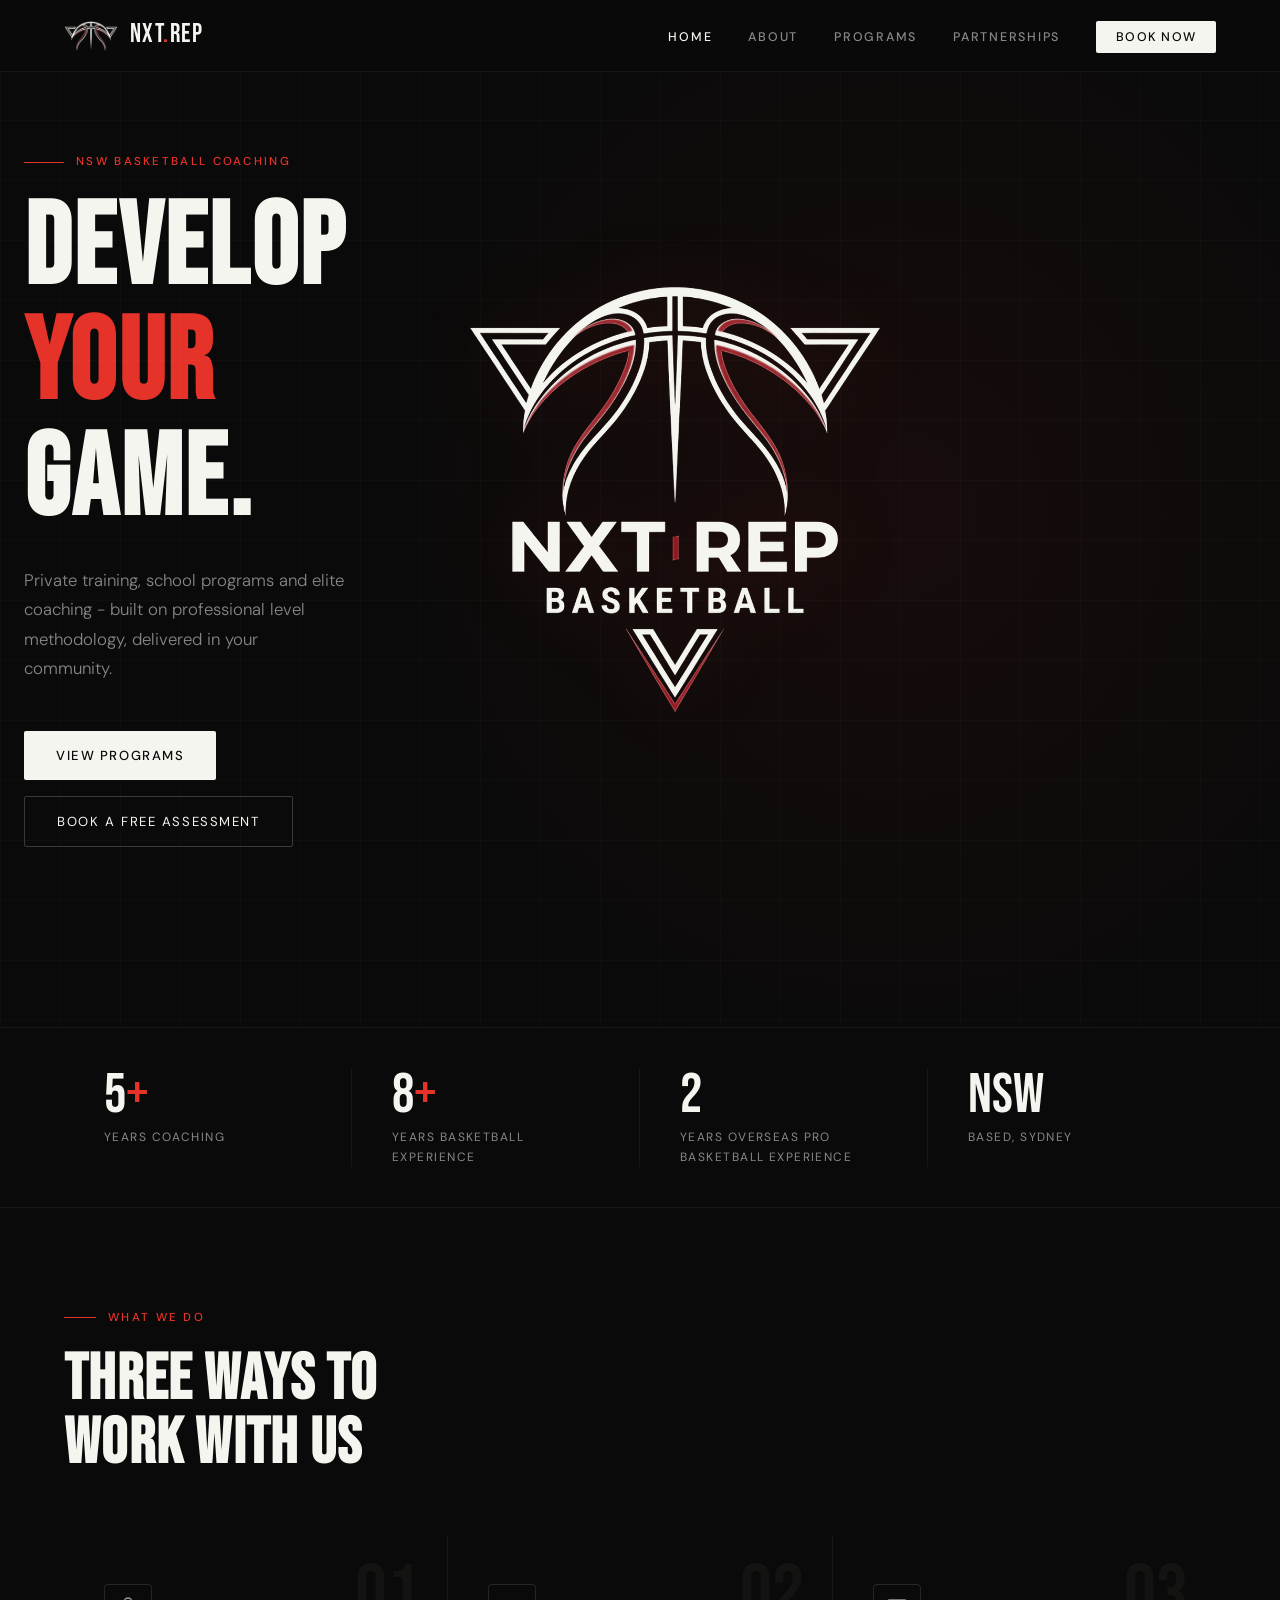
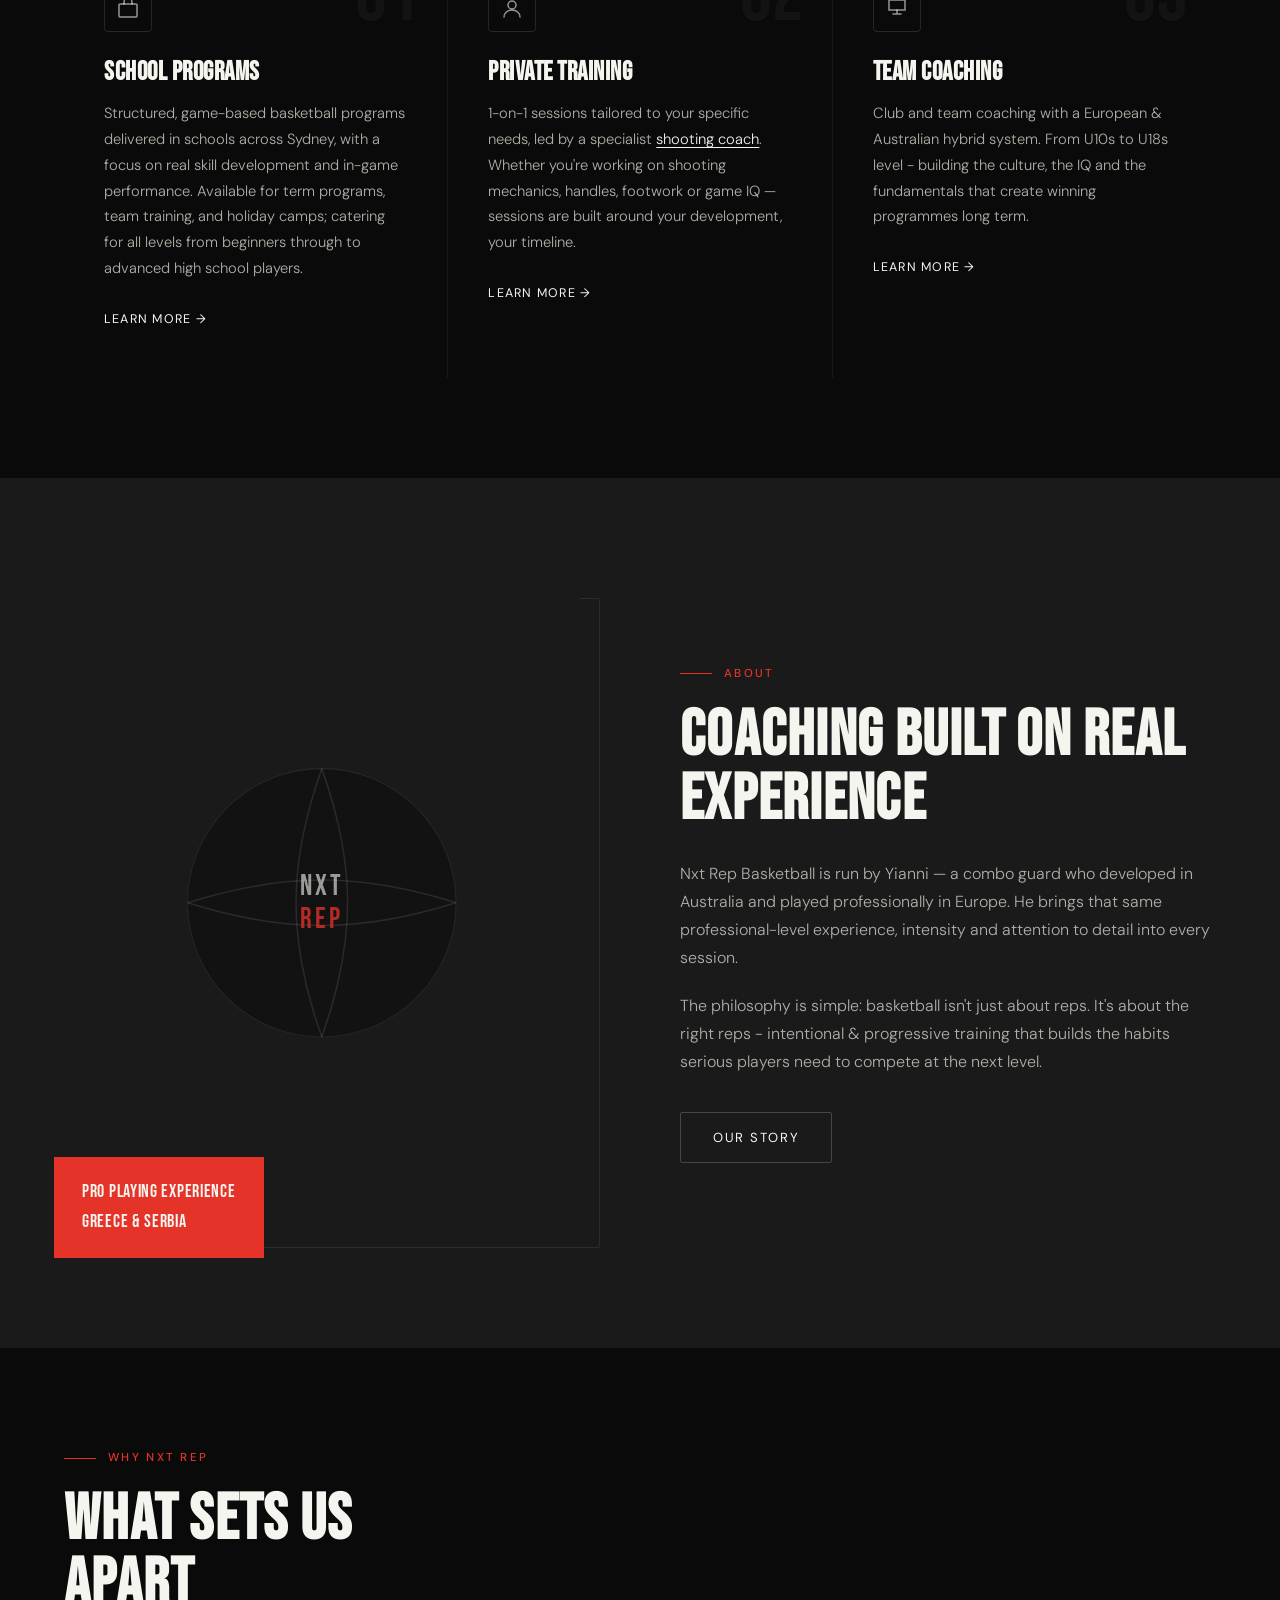
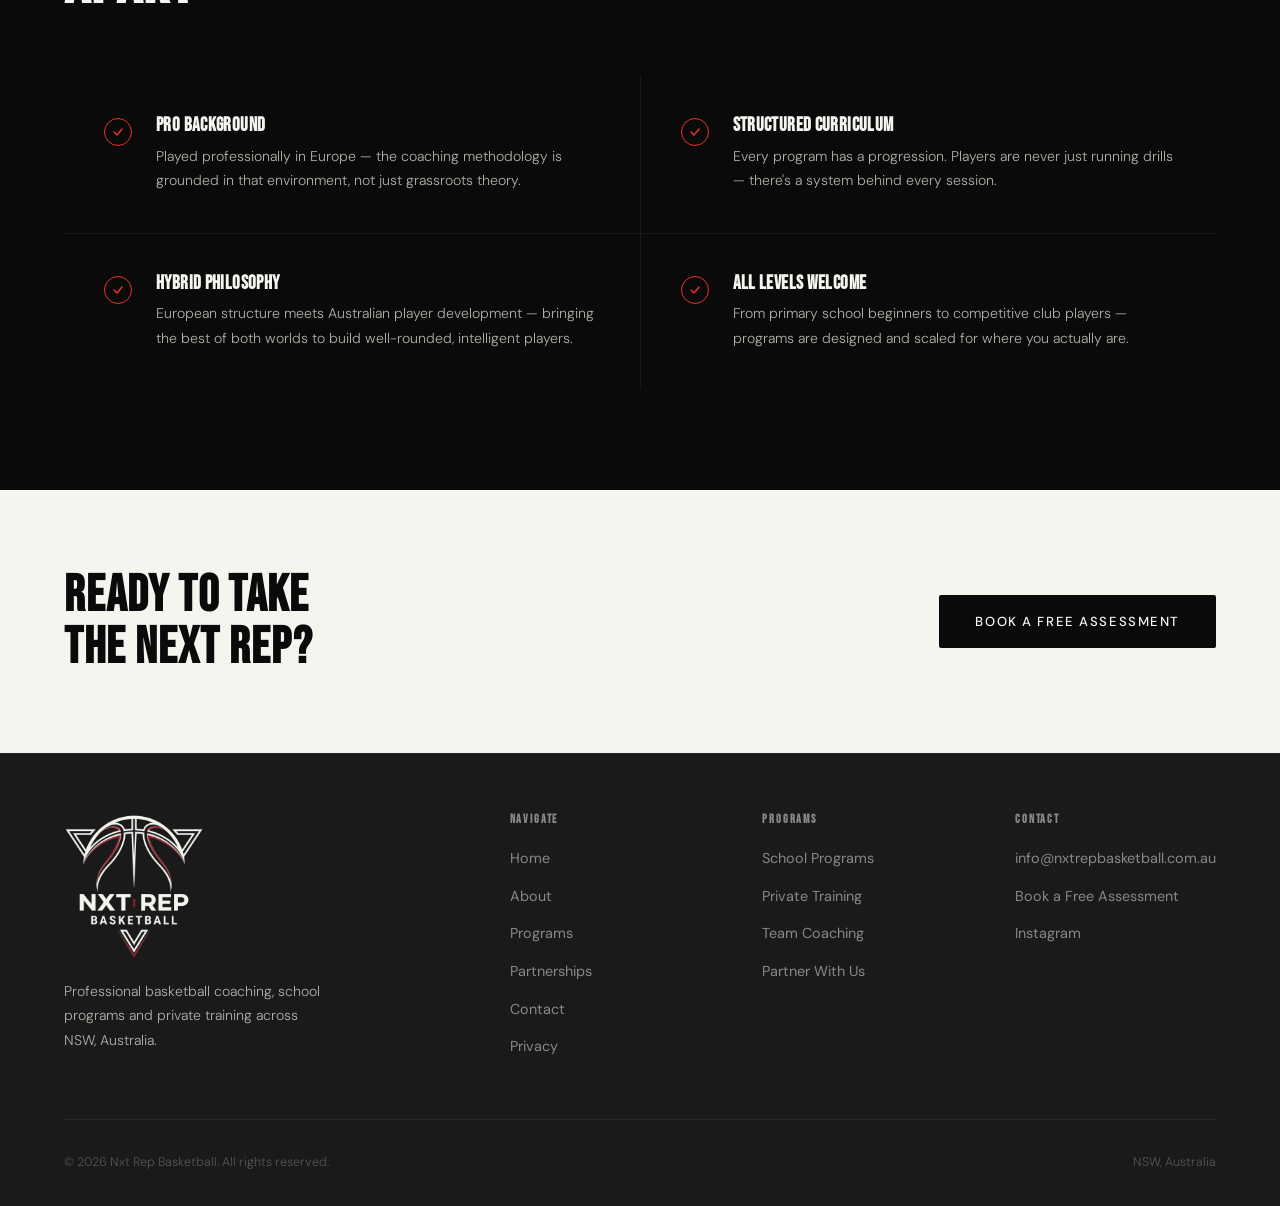
<file: index.html>
<!DOCTYPE html>
<html lang="en">
<head>
  <meta charset="UTF-8" />
  <meta name="viewport" content="width=device-width, initial-scale=1.0" />
  <meta name="description" content="Nxt Rep Basketball — School programs, private training and elite coaching in NSW, Australia. Develop your game with professional-level coaching." />
  <title>Nxt Rep Basketball | Develop Your Game</title>
  <link rel="icon" href="/favicon.ico" sizes="48x48" />
  <link rel="icon" type="image/png" sizes="32x32" href="/assets/icon-dark-32.png" media="(prefers-color-scheme: light)" />
  <link rel="icon" type="image/png" sizes="32x32" href="/assets/icon-light-32.png" media="(prefers-color-scheme: dark)" />
  <link rel="icon" type="image/png" sizes="192x192" href="/assets/icon-dark-192.png" />
  <link rel="apple-touch-icon" href="/apple-touch-icon.png" />
  <link rel="stylesheet" href="/style.css" />
  <!-- AUDIT: menu script moved to a shared external file. `defer` runs it after
       the HTML is parsed, so it can never run before the elements exist. -->
  <script src="/assets/site.js" defer></script>
</head>
<body>

<header>
  <div class="container nav-container">
    <a href="/" class="logo-link" aria-label="Nxt Rep Basketball home"><img src="/assets/logo-mark-light.png" alt="" class="logo-mark" width="54" height="30" /><span class="logo-text">NXT<span>.</span>REP</span></a>
    <nav>
      <ul>
        <li><a href="/" class="active">Home</a></li>
        <li><a href="/about">About</a></li>
        <li><a href="/programs">Programs</a></li>
        <li><a href="/partnerships">Partnerships</a></li>
        <li><a href="/assessment" class="nav-cta">Book Now</a></li>
      </ul>
    </nav>
    <!-- AUDIT: type="button" + aria-controls/aria-expanded so screen readers
         announce the menu state (site.js keeps aria-expanded in sync). -->
    <button type="button" class="hamburger" id="hamburger" aria-label="Open menu" aria-controls="mobileNav" aria-expanded="false">
      <span></span><span></span><span></span>
    </button>
  </div>
</header>

<!-- AUDIT: <div> → <nav aria-label> so assistive tech recognises it as navigation. -->
<nav class="mobile-nav" id="mobileNav" aria-label="Mobile">
  <a href="/">Home</a>
  <a href="/about">About</a>
  <a href="/programs">Programs</a>
  <a href="/partnerships">Partnerships</a>
  <a href="/assessment">Book Now</a>
</nav>

<main>
  <!-- HERO -->
  <section class="hero">
    <div class="hero-bg"></div>
    <div class="hero-grid-overlay"></div>
    <!-- AUDIT (bug fix): this grid was an inline style, which beats every CSS
         rule, so on phones the hero text was squeezed into half the screen
         width. Moved to .hero-inner in style.css with a one-column mobile rule. -->
    <div class="container hero-inner">
      <div class="hero-text">
        <img src="/assets/logo-light.png" alt="Nxt Rep Basketball" class="hero-logo-mobile" width="800" height="828" />
        <p class="hero-eyebrow">NSW Basketball Coaching</p>
        <h1>DEVELOP<br><em>YOUR</em><br>GAME.</h1>
        <p class="hero-sub">Private training, school programs and elite coaching - built on professional level methodology, delivered in your community.</p>
        <div class="hero-actions">
          <a href="/programs" class="btn-primary">View Programs</a>
          <a href="/assessment" class="btn-outline">Book a Free Assessment</a>
        </div>
      </div>
      <div class="hero-visual">
        <div class="hero-ball-wrap">
          <!-- AUDIT: alt="" here because the mobile logo above already carries the
               name; screen readers otherwise announce "Nxt Rep Basketball" twice. -->
          <img src="/assets/logo-light.png" alt="" width="800" height="828" fetchpriority="high" />
        </div>
      </div>
    </div>
  </section>

  <!-- STATS -->
  <div class="stats-bar">
    <div class="container">
      <div class="stats-grid">
        <div class="stat">
          <div class="stat-num">5<span>+</span></div>
          <div class="stat-label">Years coaching</div>
        </div>
        <div class="stat">
          <div class="stat-num">8<span>+</span></div>
          <div class="stat-label">Years Basketball Experience</div>
        </div>
        <div class="stat">
          <div class="stat-num">2</div>
          <div class="stat-label">Years Overseas Pro Basketball Experience</div>
        </div>
        <div class="stat">
          <div class="stat-num">NSW</div>
          <div class="stat-label">Based, Sydney</div>
        </div>
      </div>
    </div>
  </div>

  <!-- SERVICES -->
  <section>
    <div class="container">
      <p class="section-tag">What We Do</p>
      <h2>THREE WAYS TO<br>WORK WITH US</h2>
      <div class="services-grid">
        <!-- School Programs -->
        <div class="service-card">
          <div class="service-num">01</div>
          <div class="service-icon">
            <svg width="22" height="22" viewBox="0 0 22 22" fill="none" stroke="rgba(245,245,240,0.6)" stroke-width="1.5" stroke-linecap="round">
              <rect x="2" y="7" width="18" height="13" rx="1"/>
              <path d="M7 7V5a4 4 0 018 0v2"/>
            </svg>
          </div>
          <h3>SCHOOL PROGRAMS</h3>
          <p>Structured, game-based basketball programs delivered in schools across Sydney, with a focus on real skill development and in-game performance. Available for term programs, team training, and holiday camps; catering for all levels from beginners through to advanced high school players.</p>
          <a href="/programs" class="service-link">Learn more →</a>
        </div>
        <!-- Private Training -->
        <div class="service-card">
          <div class="service-num">02</div>
          <div class="service-icon">
            <svg width="22" height="22" viewBox="0 0 22 22" fill="none" stroke="rgba(245,245,240,0.6)" stroke-width="1.5" stroke-linecap="round">
              <circle cx="11" cy="8" r="4"/>
              <path d="M3 20c0-4 3.6-7 8-7s8 3 8 7"/>
            </svg>
          </div>
          <h3>PRIVATE TRAINING</h3>
          <p>1-on-1 sessions tailored to your specific needs, led by a specialist <a href="/programs#shooting" class="inline-link">shooting coach</a>. Whether you're working on shooting mechanics, handles, footwork or game IQ — sessions are built around your development, your timeline.</p>
          <a href="/programs" class="service-link">Learn more →</a>
        </div>
        <!-- Coaching -->
        <div class="service-card">
          <div class="service-num">03</div>
          <div class="service-icon">
            <svg width="22" height="22" viewBox="0 0 22 22" fill="none" stroke="rgba(245,245,240,0.6)" stroke-width="1.5" stroke-linecap="round">
              <path d="M3 3h16v10H3z"/>
              <path d="M7 17h8M11 13v4"/>
            </svg>
          </div>
          <h3>TEAM COACHING</h3>
          <p>Club and team coaching with a European & Australian hybrid system. From U10s to U18s level - building the culture, the IQ and the fundamentals that create winning programmes long term.</p>
          <a href="/programs" class="service-link">Learn more →</a>
        </div>
      </div>
    </div>
  </section>

  <!-- ABOUT SPLIT -->
  <!-- AUDIT: removed inline padding:100px 0. It duplicated the default section
       padding and blocked any smaller mobile padding. -->
  <section class="section-grey">
    <div class="container">
      <div class="about-split">
        <div class="about-visual">
          <div class="about-bg-rect"></div>
          <div class="about-main-rect">
            <svg class="about-ball-svg" viewBox="0 0 300 300" xmlns="http://www.w3.org/2000/svg">
              <circle cx="150" cy="150" r="130" fill="#111" stroke="rgba(245,245,240,0.08)" stroke-width="1"/>
              <path d="M150 20 Q175 90 175 150 Q175 210 150 280" fill="none" stroke="rgba(245,245,240,0.12)" stroke-width="1.5"/>
              <path d="M150 20 Q125 90 125 150 Q125 210 150 280" fill="none" stroke="rgba(245,245,240,0.12)" stroke-width="1.5"/>
              <path d="M20 150 Q90 128 150 128 Q210 128 280 150" fill="none" stroke="rgba(245,245,240,0.12)" stroke-width="1.5"/>
              <path d="M20 150 Q90 172 150 172 Q210 172 280 150" fill="none" stroke="rgba(245,245,240,0.12)" stroke-width="1.5"/>
              <text x="150" y="142" text-anchor="middle" font-family="'Bebas Neue', sans-serif" font-size="28" letter-spacing="3" fill="rgba(245,245,240,0.7)">NXT</text>
              <text x="150" y="174" text-anchor="middle" font-family="'Bebas Neue', sans-serif" font-size="28" letter-spacing="3" fill="rgba(230,51,41,0.9)">REP</text>
            </svg>
          </div>
          <div class="about-tag-box">
            <p>Pro playing experience<br>Greece &amp; Serbia</p>
          </div>
        </div>
        <div class="about-text">
          <p class="section-tag">About</p>
          <h2>COACHING BUILT ON REAL EXPERIENCE</h2>
          <p>Nxt Rep Basketball is run by Yianni — a combo guard who developed in Australia and played professionally in Europe. He brings that same professional-level experience, intensity and attention to detail into every session.</p>
          <p>The philosophy is simple: basketball isn't just about reps. It's about the right reps - intentional & progressive training that builds the habits serious players need to compete at the next level.</p>
          <a href="/about" class="btn-outline about-cta">Our Story</a>
        </div>
      </div>
    </div>
  </section>

  <!-- WHY US -->
  <section>
    <div class="container">
      <p class="section-tag">Why Nxt Rep</p>
      <h2>WHAT SETS US<br>APART</h2>
      <div class="why-grid">
        <div class="why-item">
          <div class="why-check"><svg viewBox="0 0 12 12" fill="none"><polyline points="2,6 5,9 10,3" stroke-width="1.5" stroke-linecap="round" stroke-linejoin="round"/></svg></div>
          <div>
            <h3>PRO BACKGROUND</h3>
            <p>Played professionally in Europe — the coaching methodology is grounded in that environment, not just grassroots theory.</p>
          </div>
        </div>
        <div class="why-item">
          <div class="why-check"><svg viewBox="0 0 12 12" fill="none"><polyline points="2,6 5,9 10,3" stroke-width="1.5" stroke-linecap="round" stroke-linejoin="round"/></svg></div>
          <div>
            <h3>STRUCTURED CURRICULUM</h3>
            <p>Every program has a progression. Players are never just running drills — there's a system behind every session.</p>
          </div>
        </div>
        <div class="why-item">
          <div class="why-check"><svg viewBox="0 0 12 12" fill="none"><polyline points="2,6 5,9 10,3" stroke-width="1.5" stroke-linecap="round" stroke-linejoin="round"/></svg></div>
          <div>
            <h3>HYBRID PHILOSOPHY</h3>
            <p>European structure meets Australian player development — bringing the best of both worlds to build well-rounded, intelligent players.</p>
          </div>
        </div>
        <div class="why-item">
          <div class="why-check"><svg viewBox="0 0 12 12" fill="none"><polyline points="2,6 5,9 10,3" stroke-width="1.5" stroke-linecap="round" stroke-linejoin="round"/></svg></div>
          <div>
            <h3>ALL LEVELS WELCOME</h3>
            <p>From primary school beginners to competitive club players — programs are designed and scaled for where you actually are.</p>
          </div>
        </div>
      </div>
    </div>
  </section>

  <!-- CTA BANNER -->
  <div class="cta-banner">
    <div class="container">
      <!-- AUDIT: removed inline color. .cta-banner h2 in style.css already sets it. -->
      <h2>READY TO TAKE<br>THE NEXT REP?</h2>
      <a href="/assessment" class="btn-black">Book a Free Assessment</a>
    </div>
  </div>
</main>

<footer>
  <div class="container">
    <div class="footer-grid">
      <div class="footer-brand">
        <img src="/assets/logo-light.png" alt="Nxt Rep Basketball" class="footer-logo" width="140" height="145" loading="lazy" />
        <p>Professional basketball coaching, school programs and private training across NSW, Australia.</p>
      </div>
      <div class="footer-col">
        <h4>Navigate</h4>
        <ul>
          <li><a href="/">Home</a></li>
          <li><a href="/about">About</a></li>
          <li><a href="/programs">Programs</a></li>
          <li><a href="/partnerships">Partnerships</a></li>
          <li><a href="/contact">Contact</a></li>
          <li><a href="/privacy">Privacy</a></li>
        </ul>
      </div>
      <div class="footer-col">
        <h4>Programs</h4>
        <ul>
          <li><a href="/programs">School Programs</a></li>
          <li><a href="/programs">Private Training</a></li>
          <li><a href="/programs">Team Coaching</a></li>
          <li><a href="/partnerships">Partner With Us</a></li>
        </ul>
      </div>
      <div class="footer-col">
        <h4>Contact</h4>
        <ul>
          <li><a href="mailto:info@nxtrepbasketball.com.au">info@nxtrepbasketball.com.au</a></li>
          <li><a href="/assessment">Book a Free Assessment</a></li>
          <!-- TODO: replace with the real profile URL. href="#" just jumps to the top of the page. -->
          <li><a href="#">Instagram</a></li>
        </ul>
      </div>
    </div>
    <div class="footer-bottom">
      <p>&copy; 2026 Nxt Rep Basketball. All rights reserved.</p>
      <p>NSW, Australia</p>
    </div>
  </div>
</footer>

<!-- AUDIT: inline menu script removed. It now lives in /assets/site.js (loaded in
     <head>) with null-checks, aria state, Escape-to-close and resize handling. -->
</body>
</html>
</file>
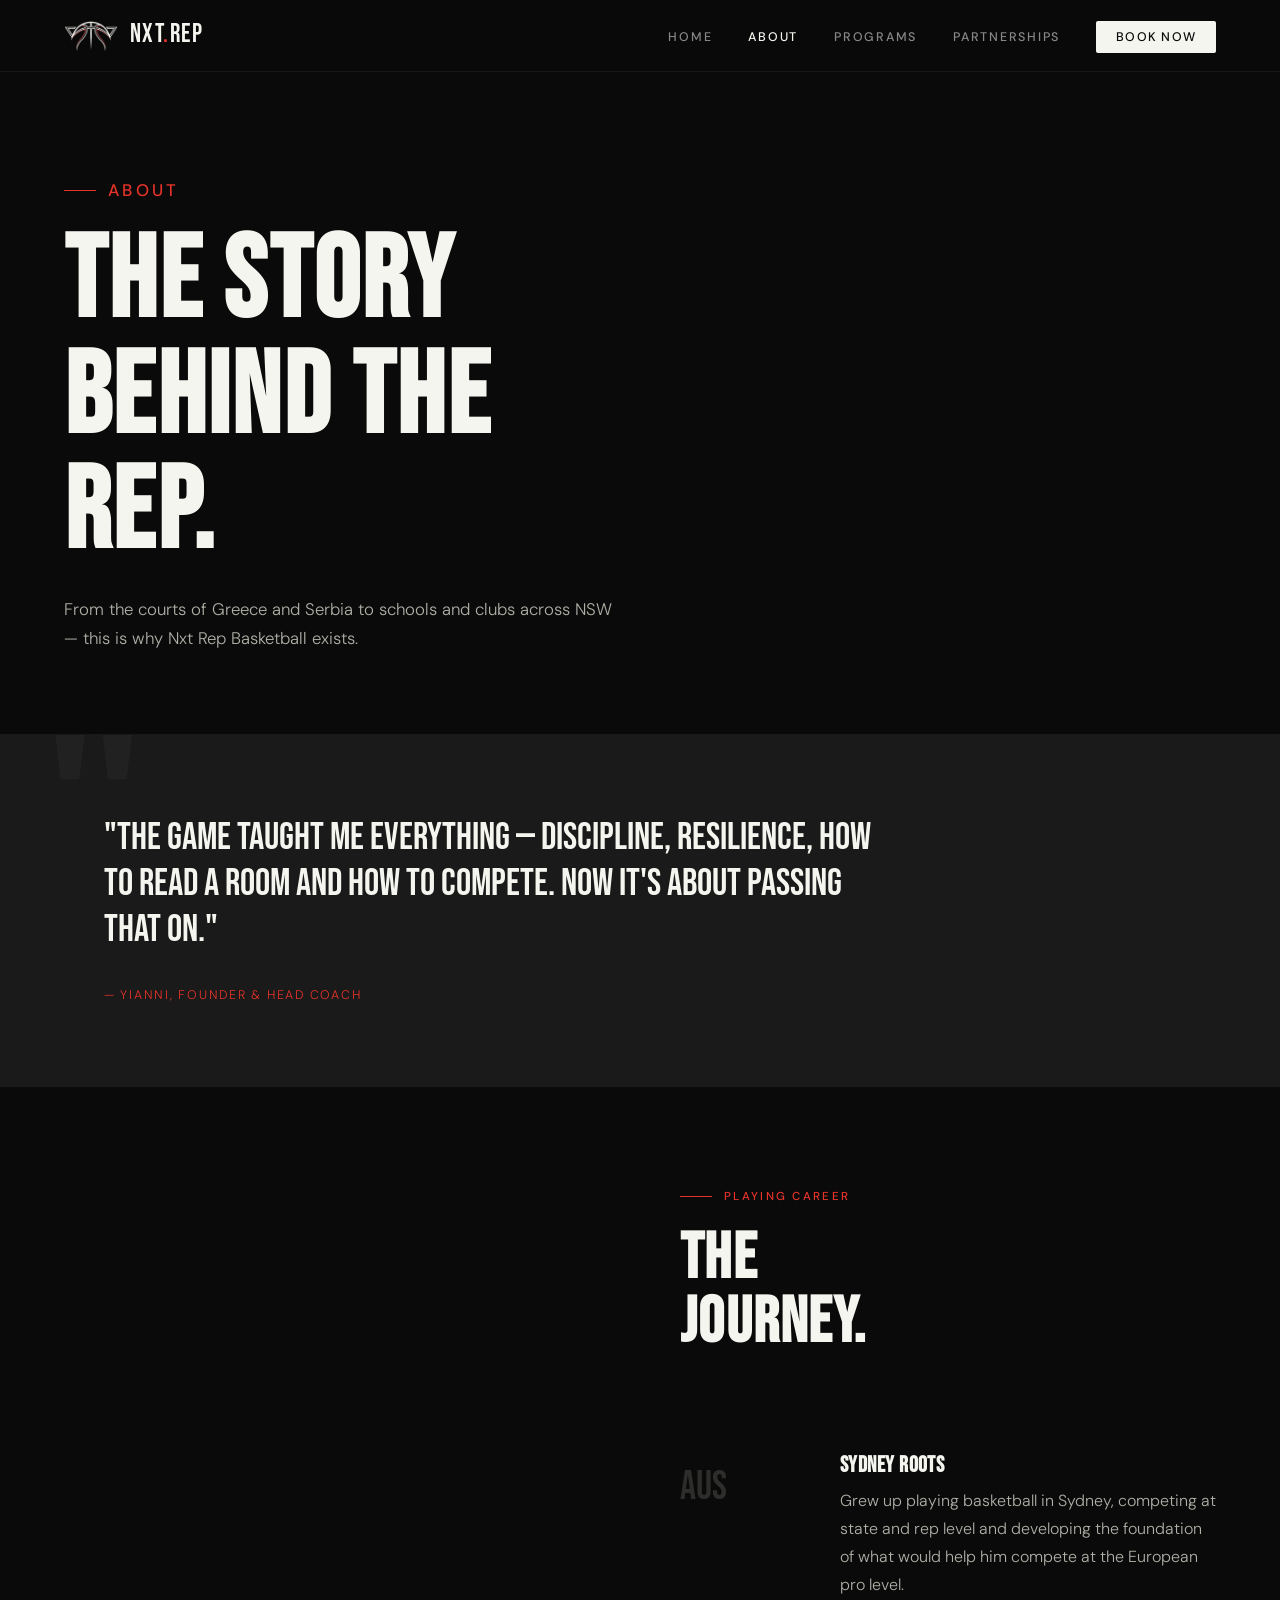
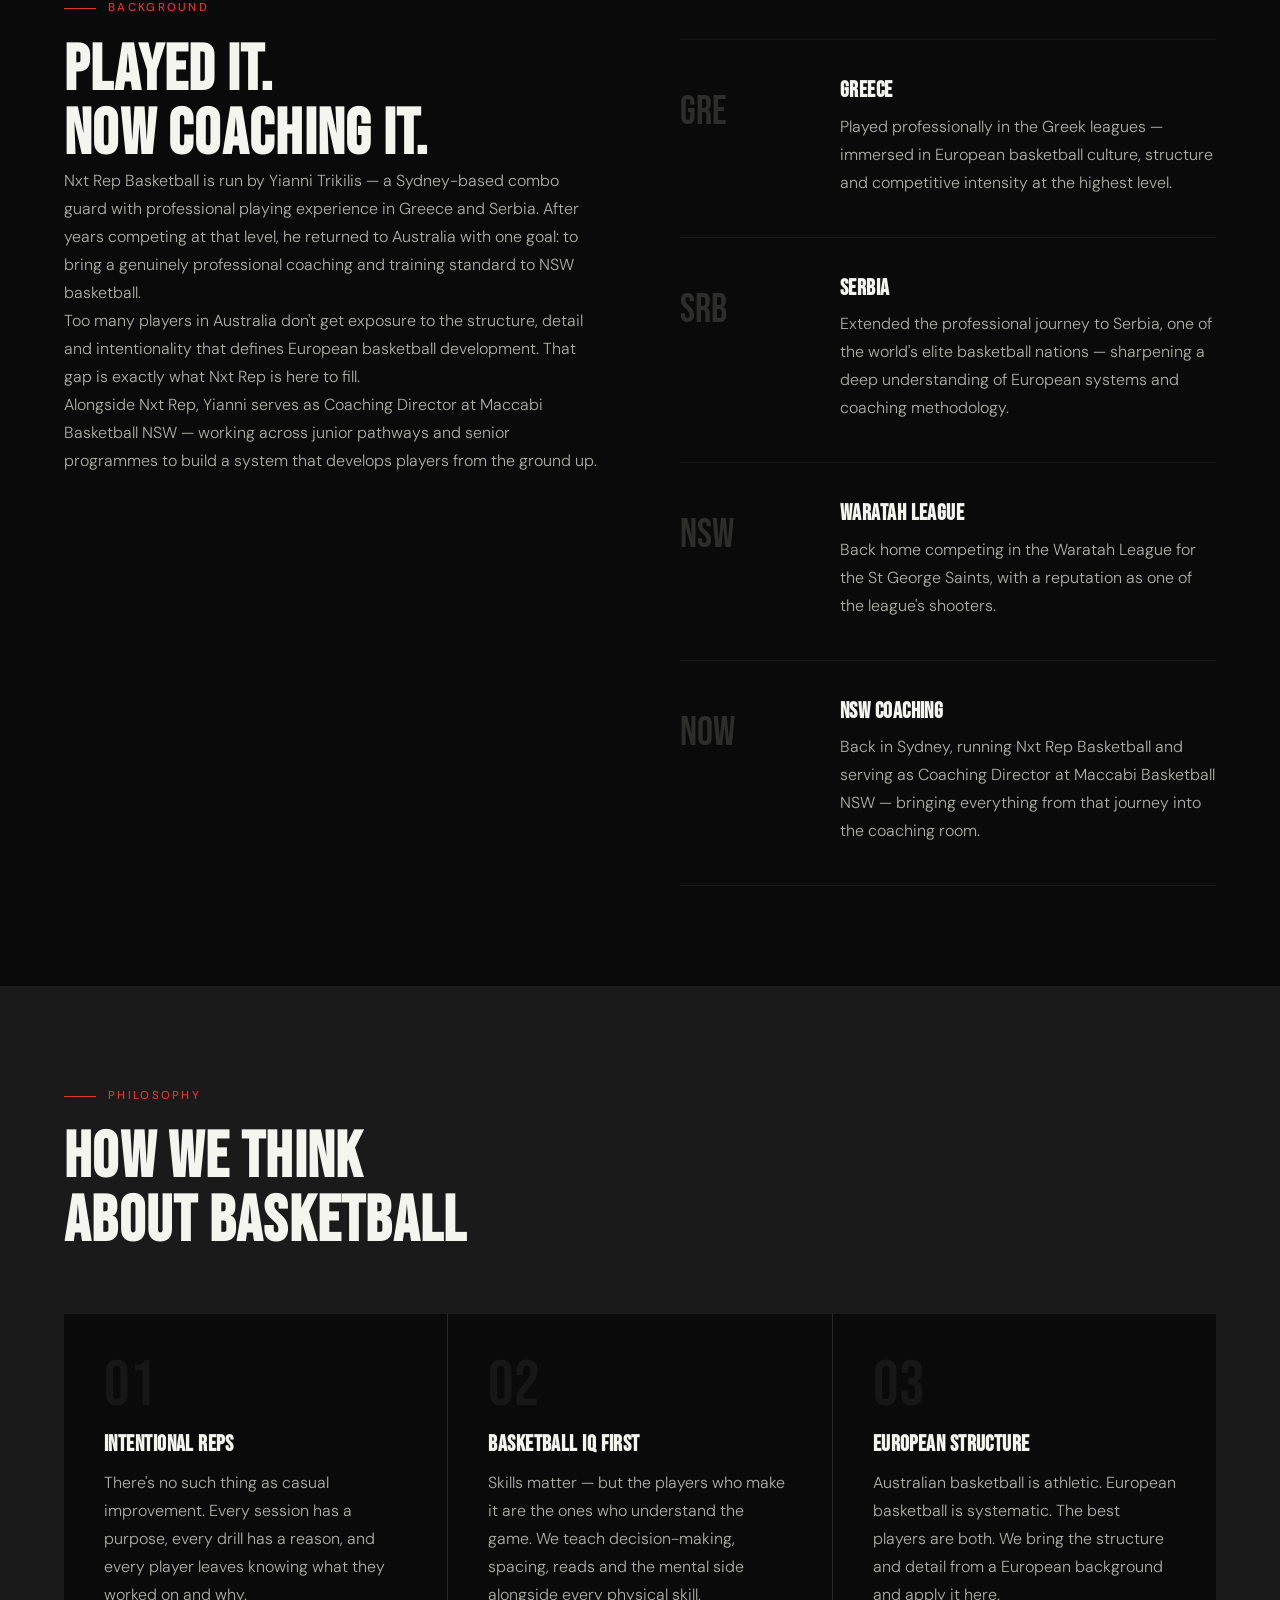
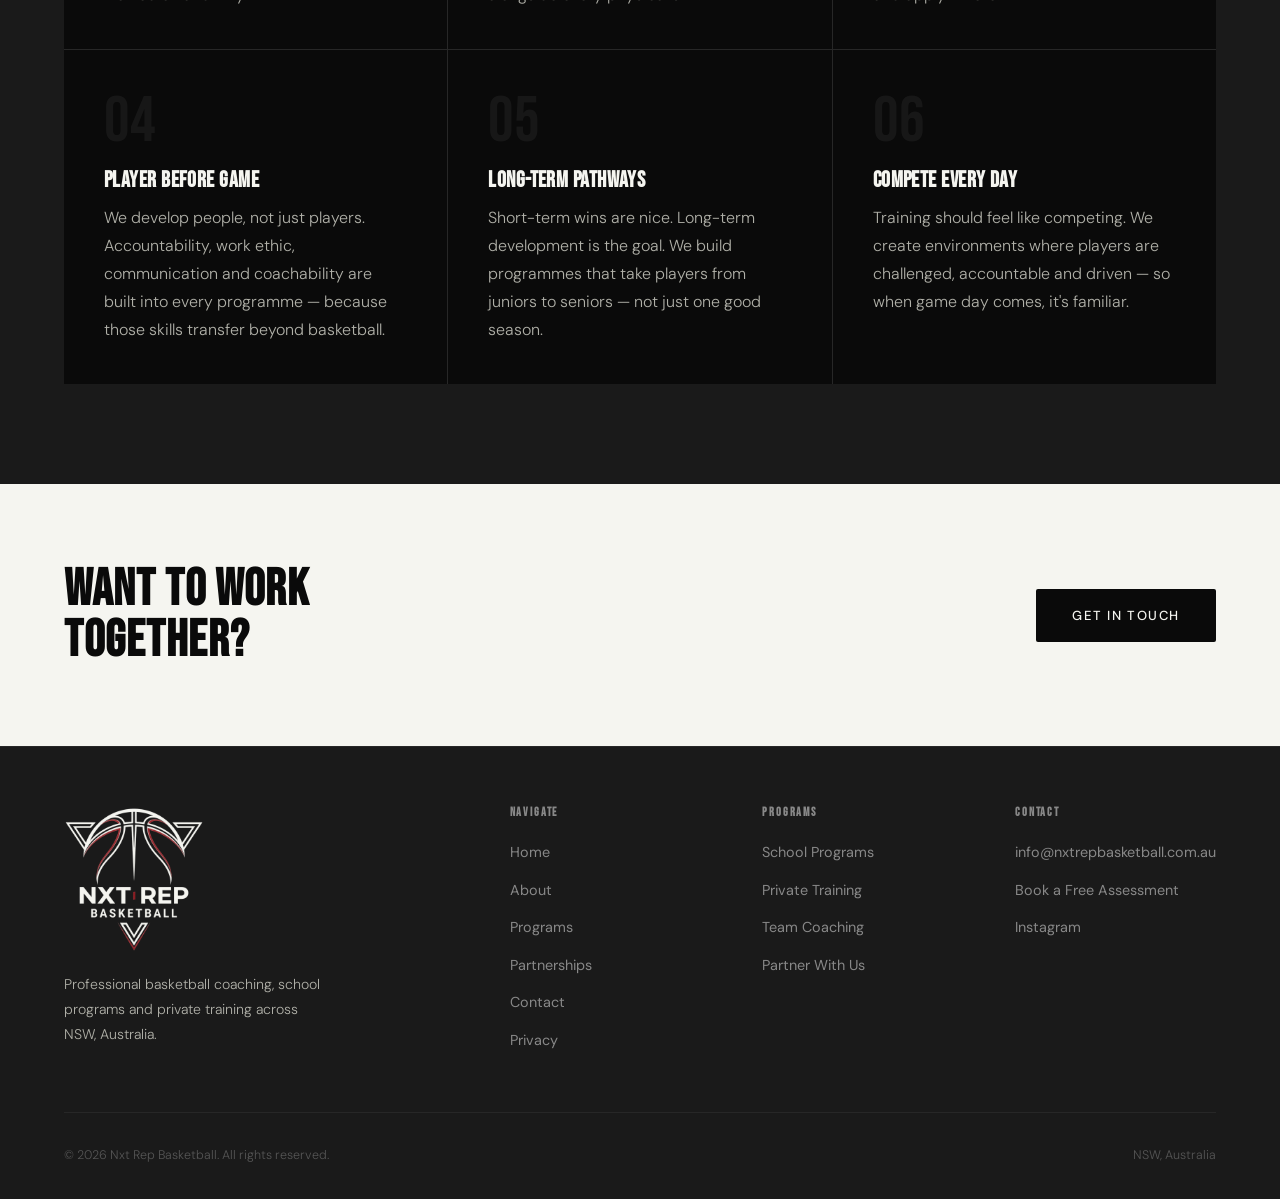
<file: about.html>
<!DOCTYPE html>
<html lang="en">
<head>
  <meta charset="UTF-8" />
  <meta name="viewport" content="width=device-width, initial-scale=1.0" />
  <meta name="description" content="About Nxt Rep Basketball — professional playing background, coaching philosophy and the story behind the brand." />
  <title>About | Nxt Rep Basketball</title>
  <link rel="icon" href="/favicon.ico" sizes="48x48" />
  <link rel="icon" type="image/png" sizes="32x32" href="/assets/icon-dark-32.png" media="(prefers-color-scheme: light)" />
  <link rel="icon" type="image/png" sizes="32x32" href="/assets/icon-light-32.png" media="(prefers-color-scheme: dark)" />
  <link rel="icon" type="image/png" sizes="192x192" href="/assets/icon-dark-192.png" />
  <link rel="apple-touch-icon" href="/apple-touch-icon.png" />
  <link rel="stylesheet" href="/style.css" />
  <!-- AUDIT: shared menu script (null-safe, accessible), replaces the inline one. -->
  <script src="/assets/site.js" defer></script>
</head>
<body>

<header>
  <div class="container nav-container">
    <a href="/" class="logo-link" aria-label="Nxt Rep Basketball home"><img src="/assets/logo-mark-light.png" alt="" class="logo-mark" width="54" height="30" /><span class="logo-text">NXT<span>.</span>REP</span></a>
    <nav>
      <ul>
        <li><a href="/">Home</a></li>
        <li><a href="/about" class="active" aria-current="page">About</a></li>
        <li><a href="/programs">Programs</a></li>
        <li><a href="/partnerships">Partnerships</a></li>
        <li><a href="/assessment" class="nav-cta">Book Now</a></li>
      </ul>
    </nav>
    <!-- AUDIT: type="button" + aria state for screen readers (kept in sync by site.js). -->
    <button type="button" class="hamburger" id="hamburger" aria-label="Open menu" aria-controls="mobileNav" aria-expanded="false">
      <span></span><span></span><span></span>
    </button>
  </div>
</header>

<!-- AUDIT: <div> → <nav aria-label> so assistive tech recognises it as navigation. -->
<nav class="mobile-nav" id="mobileNav" aria-label="Mobile">
  <a href="/">Home</a>
  <a href="/about" aria-current="page">About</a>
  <a href="/programs">Programs</a>
  <a href="/partnerships">Partnerships</a>
  <a href="/assessment">Book Now</a>
</nav>

<main>
  <!-- PAGE HEADER -->
  <div class="page-header">
    <div class="container">
      <p class="section-tag">About</p>
      <h1>THE STORY<br>BEHIND THE<br>REP.</h1>
      <p>From the courts of Greece and Serbia to schools and clubs across NSW — this is why Nxt Rep Basketball exists.</p>
    </div>
  </div>

  <!-- QUOTE -->
  <div class="quote-block">
    <div class="container">
      <blockquote>"The game taught me everything — discipline, resilience, how to read a room and how to compete. Now it's about passing that on."</blockquote>
      <p class="quote-attribution">— Yianni, Founder &amp; Head Coach</p>
    </div>
  </div>

  <!-- BACKGROUND SECTION -->
  <section>
    <div class="container">
      <div class="about-split">
        <div>
          <p class="section-tag">Background</p>
          <h2>PLAYED IT.<br>NOW COACHING IT.</h2>
          <p>Nxt Rep Basketball is run by Yianni Trikilis — a Sydney-based combo guard with professional playing experience in Greece and Serbia. After years competing at that level, he returned to Australia with one goal: to bring a genuinely professional coaching and training standard to NSW basketball.</p>
          <p>Too many players in Australia don't get exposure to the structure, detail and intentionality that defines European basketball development. That gap is exactly what Nxt Rep is here to fill.</p>
          <p>Alongside Nxt Rep, Yianni serves as Coaching Director at Maccabi Basketball NSW — working across junior pathways and senior programmes to build a system that develops players from the ground up.</p>
        </div>
        <div>
          <p class="section-tag">Playing Career</p>
          <h2>THE<br>JOURNEY.</h2>
          <div class="timeline">
            <div class="timeline-item">
              <div class="timeline-year">AUS</div>
              <div>
                <h3>SYDNEY ROOTS</h3>
                <p>Grew up playing basketball in Sydney, competing at state and rep level and developing the foundation of what would help him compete at the European pro level.</p>
              </div>
            </div>
            <div class="timeline-item">
              <div class="timeline-year">GRE</div>
              <div>
                <h3>GREECE</h3>
                <p>Played professionally in the Greek leagues — immersed in European basketball culture, structure and competitive intensity at the highest level.</p>
              </div>
            </div>
            <div class="timeline-item">
              <div class="timeline-year">SRB</div>
              <div>
                <h3>SERBIA</h3>
                <p>Extended the professional journey to Serbia, one of the world's elite basketball nations — sharpening a deep understanding of European systems and coaching methodology.</p>
              </div>
            </div>
            <div class="timeline-item">
              <div class="timeline-year">NSW</div>
              <div>
                <h3>WARATAH LEAGUE</h3>
                <p>Back home competing in the Waratah League for the St George Saints, with a reputation as one of the league's shooters.</p>
              </div>
            </div>
            <div class="timeline-item">
              <div class="timeline-year">NOW</div>
              <div>
                <h3>NSW COACHING</h3>
                <p>Back in Sydney, running Nxt Rep Basketball and serving as Coaching Director at Maccabi Basketball NSW — bringing everything from that journey into the coaching room.</p>
              </div>
            </div>
          </div>
        </div>
      </div>
    </div>
  </section>

  <!-- PHILOSOPHY -->
  <!-- AUDIT: inline background → shared .section-grey class. -->
  <section class="section-grey">
    <div class="container">
      <p class="section-tag">Philosophy</p>
      <h2>HOW WE THINK<br>ABOUT BASKETBALL</h2>
      <div class="philosophy-grid">
        <div class="philosophy-item">
          <div class="philosophy-num">01</div>
          <h3>INTENTIONAL REPS</h3>
          <p>There's no such thing as casual improvement. Every session has a purpose, every drill has a reason, and every player leaves knowing what they worked on and why.</p>
        </div>
        <div class="philosophy-item">
          <div class="philosophy-num">02</div>
          <h3>BASKETBALL IQ FIRST</h3>
          <p>Skills matter — but the players who make it are the ones who understand the game. We teach decision-making, spacing, reads and the mental side alongside every physical skill.</p>
        </div>
        <div class="philosophy-item">
          <div class="philosophy-num">03</div>
          <h3>EUROPEAN STRUCTURE</h3>
          <p>Australian basketball is athletic. European basketball is systematic. The best players are both. We bring the structure and detail from a European background and apply it here.</p>
        </div>
        <div class="philosophy-item">
          <div class="philosophy-num">04</div>
          <h3>PLAYER BEFORE GAME</h3>
          <p>We develop people, not just players. Accountability, work ethic, communication and coachability are built into every programme — because those skills transfer beyond basketball.</p>
        </div>
        <div class="philosophy-item">
          <div class="philosophy-num">05</div>
          <h3>LONG-TERM PATHWAYS</h3>
          <p>Short-term wins are nice. Long-term development is the goal. We build programmes that take players from juniors to seniors — not just one good season.</p>
        </div>
        <div class="philosophy-item">
          <div class="philosophy-num">06</div>
          <h3>COMPETE EVERY DAY</h3>
          <p>Training should feel like competing. We create environments where players are challenged, accountable and driven — so when game day comes, it's familiar.</p>
        </div>
      </div>
    </div>
  </section>

  <!-- CTA -->
  <div class="cta-banner">
    <div class="container">
      <!-- AUDIT: removed inline color. .cta-banner h2 in style.css already sets it. -->
      <h2>WANT TO WORK<br>TOGETHER?</h2>
      <a href="/contact" class="btn-black">Get in Touch</a>
    </div>
  </div>
</main>

<footer>
  <div class="container">
    <div class="footer-grid">
      <div class="footer-brand">
        <img src="/assets/logo-light.png" alt="Nxt Rep Basketball" class="footer-logo" width="140" height="145" loading="lazy" />
        <p>Professional basketball coaching, school programs and private training across NSW, Australia.</p>
      </div>
      <div class="footer-col">
        <h4>Navigate</h4>
        <ul>
          <li><a href="/">Home</a></li>
          <li><a href="/about">About</a></li>
          <li><a href="/programs">Programs</a></li>
          <li><a href="/partnerships">Partnerships</a></li>
          <li><a href="/contact">Contact</a></li>
          <li><a href="/privacy">Privacy</a></li>
        </ul>
      </div>
      <div class="footer-col">
        <h4>Programs</h4>
        <ul>
          <li><a href="/programs">School Programs</a></li>
          <li><a href="/programs">Private Training</a></li>
          <li><a href="/programs">Team Coaching</a></li>
          <li><a href="/partnerships">Partner With Us</a></li>
        </ul>
      </div>
      <div class="footer-col">
        <h4>Contact</h4>
        <ul>
          <li><a href="mailto:info@nxtrepbasketball.com.au">info@nxtrepbasketball.com.au</a></li>
          <li><a href="/assessment">Book a Free Assessment</a></li>
          <!-- TODO: replace with the real profile URL. href="#" just jumps to the top of the page. -->
          <li><a href="#">Instagram</a></li>
        </ul>
      </div>
    </div>
    <div class="footer-bottom">
      <p>&copy; 2026 Nxt Rep Basketball. All rights reserved.</p>
      <p>NSW, Australia</p>
    </div>
  </div>
</footer>

<!-- AUDIT: inline menu script removed; /assets/site.js (loaded in <head>) handles it. -->
</body>
</html>
</file>
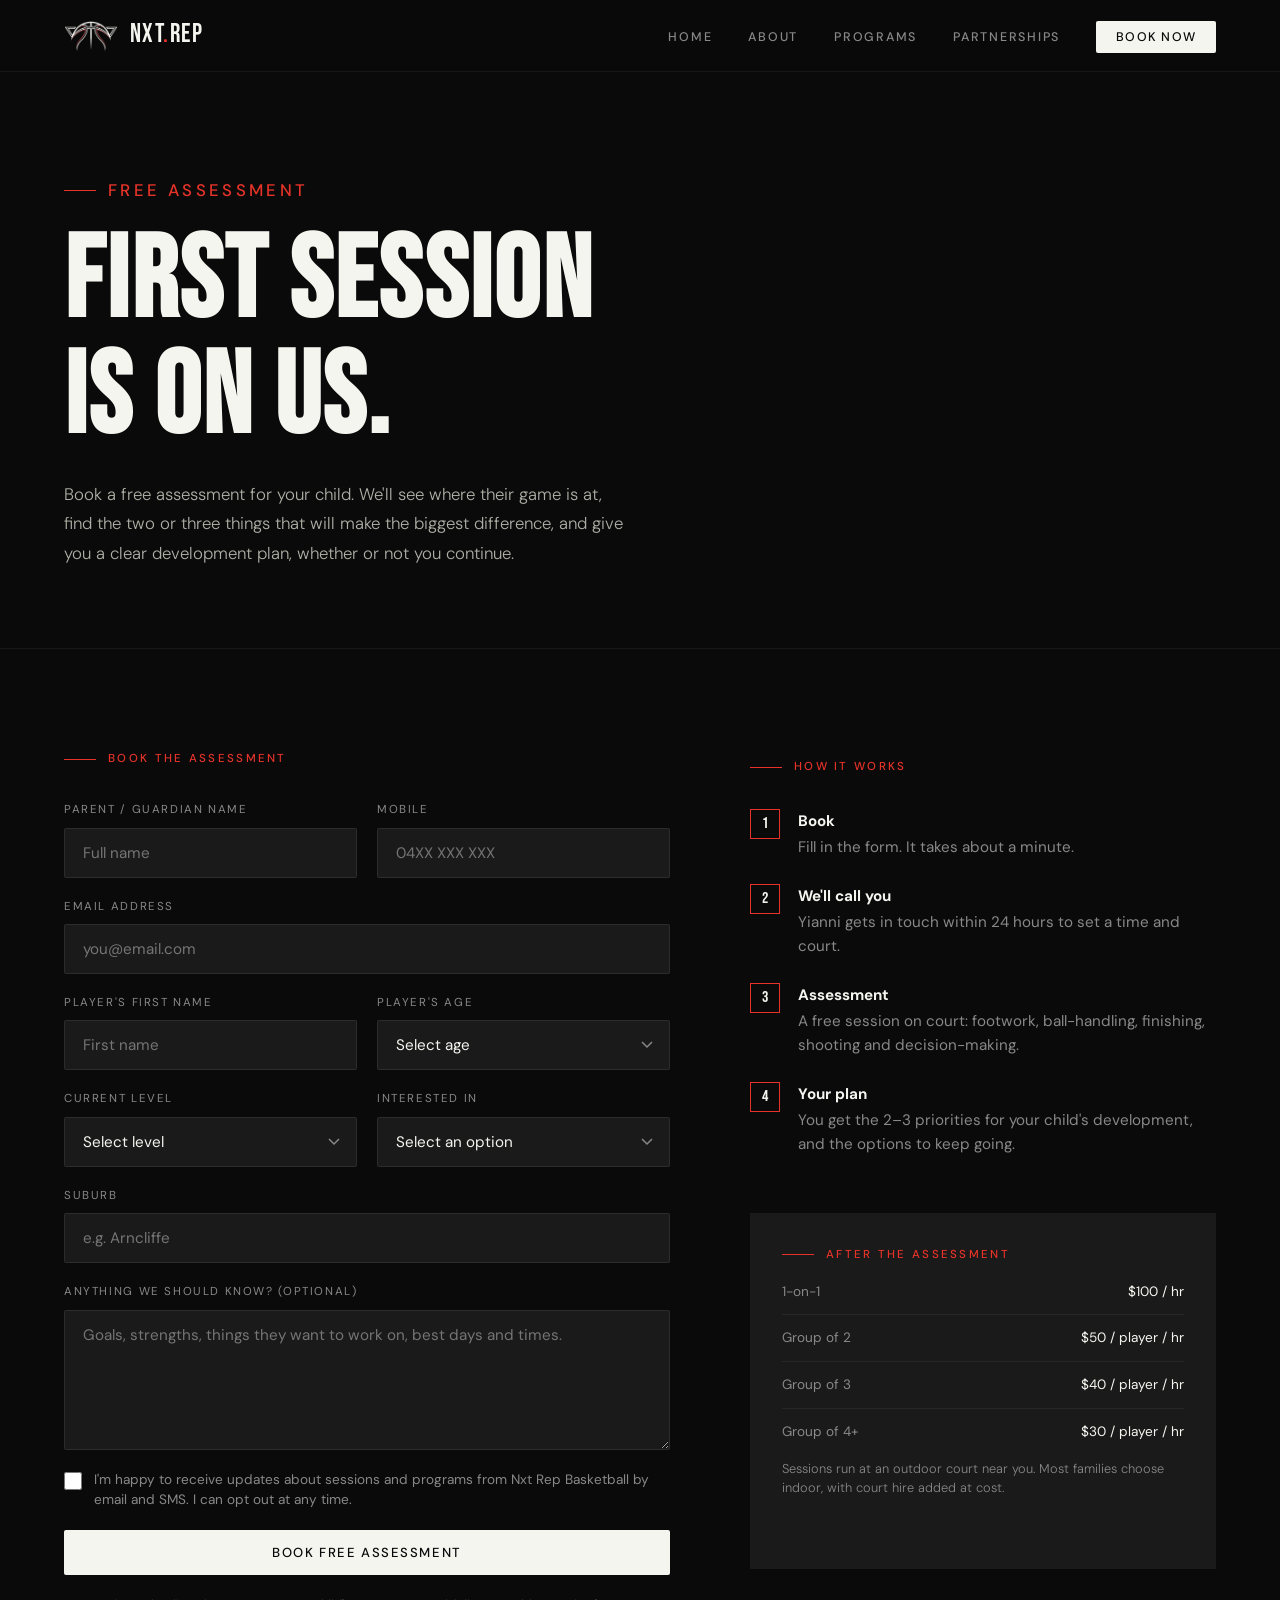
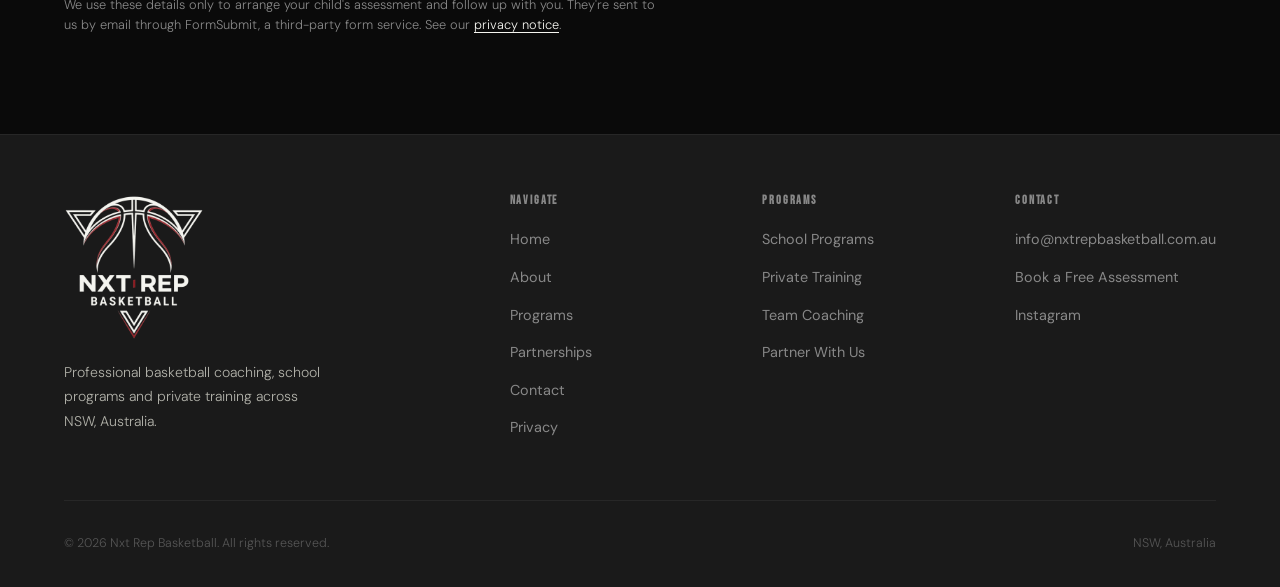
<file: assessment.html>
<!DOCTYPE html>
<html lang="en">
<head>
  <meta charset="UTF-8" />
  <meta name="viewport" content="width=device-width, initial-scale=1.0" />
  <meta name="description" content="Book a free basketball assessment with Nxt Rep Basketball. 1-on-1 and small-group skill sessions for players aged 8–16 in Sydney." />
  <title>Free Assessment | Nxt Rep Basketball</title>
  <link rel="icon" href="/favicon.ico" sizes="48x48" />
  <link rel="icon" type="image/png" sizes="32x32" href="/assets/icon-dark-32.png" media="(prefers-color-scheme: light)" />
  <link rel="icon" type="image/png" sizes="32x32" href="/assets/icon-light-32.png" media="(prefers-color-scheme: dark)" />
  <link rel="icon" type="image/png" sizes="192x192" href="/assets/icon-dark-192.png" />
  <link rel="apple-touch-icon" href="/apple-touch-icon.png" />
  <link rel="stylesheet" href="/style.css" />
  <!-- AUDIT: all JavaScript now lives in files (no inline scripts). `defer` runs them
       after the HTML is parsed, so the form always exists before the code touches it. -->
  <script src="/assets/site.js" defer></script>
  <script src="/assets/forms.js" defer></script>
  <script src="/assets/assessment.js" defer></script>
</head>
<body>

<header>
  <div class="container nav-container">
    <a href="/" class="logo-link" aria-label="Nxt Rep Basketball home"><img src="/assets/logo-mark-light.png" alt="" class="logo-mark" width="54" height="30" /><span class="logo-text">NXT<span>.</span>REP</span></a>
    <nav>
      <ul>
        <li><a href="/">Home</a></li>
        <li><a href="/about">About</a></li>
        <li><a href="/programs">Programs</a></li>
        <li><a href="/partnerships">Partnerships</a></li>
        <li><a href="/assessment" class="nav-cta active" aria-current="page">Book Now</a></li>
      </ul>
    </nav>
    <button type="button" class="hamburger" id="hamburger" aria-label="Open menu" aria-controls="mobileNav" aria-expanded="false">
      <span></span><span></span><span></span>
    </button>
  </div>
</header>

<nav class="mobile-nav" id="mobileNav" aria-label="Mobile">
  <a href="/">Home</a>
  <a href="/about">About</a>
  <a href="/programs">Programs</a>
  <a href="/partnerships">Partnerships</a>
  <a href="/assessment" aria-current="page">Book Now</a>
</nav>

<main>
  <div class="page-header">
    <div class="container">
      <p class="section-tag">Free Assessment</p>
      <h1>FIRST SESSION<br>IS ON US.</h1>
      <p>Book a free assessment for your child. We'll see where their game is at, find the two or three things that will make the biggest difference, and give you a clear development plan, whether or not you continue.</p>
    </div>
  </div>

  <section>
    <div class="container">
      <div class="assess-grid">

        <!-- FORM -->
        <div>
          <p class="section-tag form-tag">Book the Assessment</p>
          <form class="contact-form" id="assessForm" novalidate>
            <div class="form-row">
              <div class="form-group">
                <label for="parentName">Parent / guardian name</label>
                <input type="text" id="parentName" autocomplete="name" placeholder="Full name" maxlength="80" required />
              </div>
              <div class="form-group">
                <label for="mobile">Mobile</label>
                <input type="tel" id="mobile" autocomplete="tel" inputmode="tel" placeholder="04XX XXX XXX" maxlength="20" required />
              </div>
            </div>
            <div class="form-group">
              <label for="email">Email address</label>
              <input type="email" id="email" autocomplete="email" inputmode="email" placeholder="you@email.com" maxlength="120" required />
            </div>
            <div class="form-row">
              <div class="form-group">
                <label for="childName">Player's first name</label>
                <input type="text" id="childName" autocomplete="off" placeholder="First name" maxlength="60" required />
              </div>
              <div class="form-group">
                <label for="childAge">Player's age</label>
                <select id="childAge" required>
                  <option value="" disabled selected>Select age</option>
                  <option>7 or under</option>
                  <option>8</option><option>9</option><option>10</option><option>11</option><option>12</option>
                  <option>13</option><option>14</option><option>15</option><option>16</option>
                  <option>17+</option>
                </select>
              </div>
            </div>
            <div class="form-row">
              <div class="form-group">
                <label for="level">Current level</label>
                <select id="level" required>
                  <option value="" disabled selected>Select level</option>
                  <option>Just starting out</option>
                  <option>School / social basketball</option>
                  <option>Club / domestic competition</option>
                  <option>Representative / development squad</option>
                </select>
              </div>
              <div class="form-group">
                <label for="format">Interested in</label>
                <select id="format" required>
                  <option value="" disabled selected>Select an option</option>
                  <option>1-on-1 training</option>
                  <option>Small-group training</option>
                  <option>Not sure yet</option>
                </select>
              </div>
            </div>
            <div class="form-group">
              <label for="suburb">Suburb</label>
              <input type="text" id="suburb" autocomplete="address-level2" placeholder="e.g. Arncliffe" maxlength="60" required />
            </div>
            <div class="form-group">
              <label for="goals">Anything we should know? (optional)</label>
              <textarea id="goals" placeholder="Goals, strengths, things they want to work on, best days and times." maxlength="1000"></textarea>
            </div>
            <label class="consent" for="consent">
              <input type="checkbox" id="consent" />
              <span>I'm happy to receive updates about sessions and programs from Nxt Rep Basketball by email and SMS. I can opt out at any time.</span>
            </label>
            <!-- AUDIT: honeypot spam trap. Hidden from people and screen readers;
                 bots fill every field, and assessment.js quietly drops those. -->
            <div class="hp-field" aria-hidden="true">
              <label for="website">Leave this empty</label>
              <input type="text" id="website" name="website" tabindex="-1" autocomplete="off" />
            </div>
            <div class="form-error" id="formError" role="alert"></div>
            <button type="submit" class="btn-primary form-submit" id="submitBtn">Book Free Assessment</button>
            <p class="form-privacy">We use these details only to arrange your child's assessment and follow up with you. They're sent to us by email through FormSubmit, a third-party form service. See our <a href="/privacy">privacy notice</a>.</p>
          </form>
          <div id="successMsg" class="success-box" role="status">
            <h3>Request received.</h3>
            <p>You will receive a call within 24 hours.</p>
          </div>
        </div>

        <!-- INFO -->
        <div class="contact-info">
          <p class="section-tag form-tag">How It Works</p>
          <ol class="steps">
            <li><strong>Book</strong>Fill in the form. It takes about a minute.</li>
            <li><strong>We'll call you</strong>Yianni gets in touch within 24 hours to set a time and court.</li>
            <li><strong>Assessment</strong>A free session on court: footwork, ball-handling, finishing, shooting and decision-making.</li>
            <li><strong>Your plan</strong>You get the 2–3 priorities for your child's development, and the options to keep going.</li>
          </ol>

          <div class="price-card">
            <p class="section-tag">After the Assessment</p>
            <div class="price-list">
              <div><span>1-on-1</span><span>$100 / hr</span></div>
              <div><span>Group of 2</span><span>$50 / player / hr</span></div>
              <div><span>Group of 3</span><span>$40 / player / hr</span></div>
              <div><span>Group of 4+</span><span>$30 / player / hr</span></div>
            </div>
            <p class="price-note">Sessions run at an outdoor court near you. Most families choose indoor, with court hire added at cost.</p>
          </div>
        </div>

      </div>
    </div>
  </section>
</main>

<footer>
  <div class="container">
    <div class="footer-grid">
      <div class="footer-brand">
        <img src="/assets/logo-light.png" alt="Nxt Rep Basketball" class="footer-logo" width="140" height="145" loading="lazy" />
        <p>Professional basketball coaching, school programs and private training across NSW, Australia.</p>
      </div>
      <div class="footer-col">
        <h4>Navigate</h4>
        <ul>
          <li><a href="/">Home</a></li>
          <li><a href="/about">About</a></li>
          <li><a href="/programs">Programs</a></li>
          <li><a href="/partnerships">Partnerships</a></li>
          <li><a href="/contact">Contact</a></li>
          <li><a href="/privacy">Privacy</a></li>
        </ul>
      </div>
      <div class="footer-col">
        <h4>Programs</h4>
        <ul>
          <li><a href="/programs">School Programs</a></li>
          <li><a href="/programs">Private Training</a></li>
          <li><a href="/programs">Team Coaching</a></li>
          <li><a href="/partnerships">Partner With Us</a></li>
        </ul>
      </div>
      <div class="footer-col">
        <h4>Contact</h4>
        <ul>
          <li><a href="mailto:info@nxtrepbasketball.com.au">info@nxtrepbasketball.com.au</a></li>
          <li><a href="/assessment">Book a Free Assessment</a></li>
          <!-- TODO: replace with the real profile URL. -->
          <li><a href="#">Instagram</a></li>
        </ul>
      </div>
    </div>
    <div class="footer-bottom">
      <p>&copy; 2026 Nxt Rep Basketball. All rights reserved.</p>
      <p>NSW, Australia</p>
    </div>
  </div>
</footer>

<!-- AUDIT: inline script removed. Menu → /assets/site.js, form → /assets/assessment.js. -->
</body>
</html>
</file>
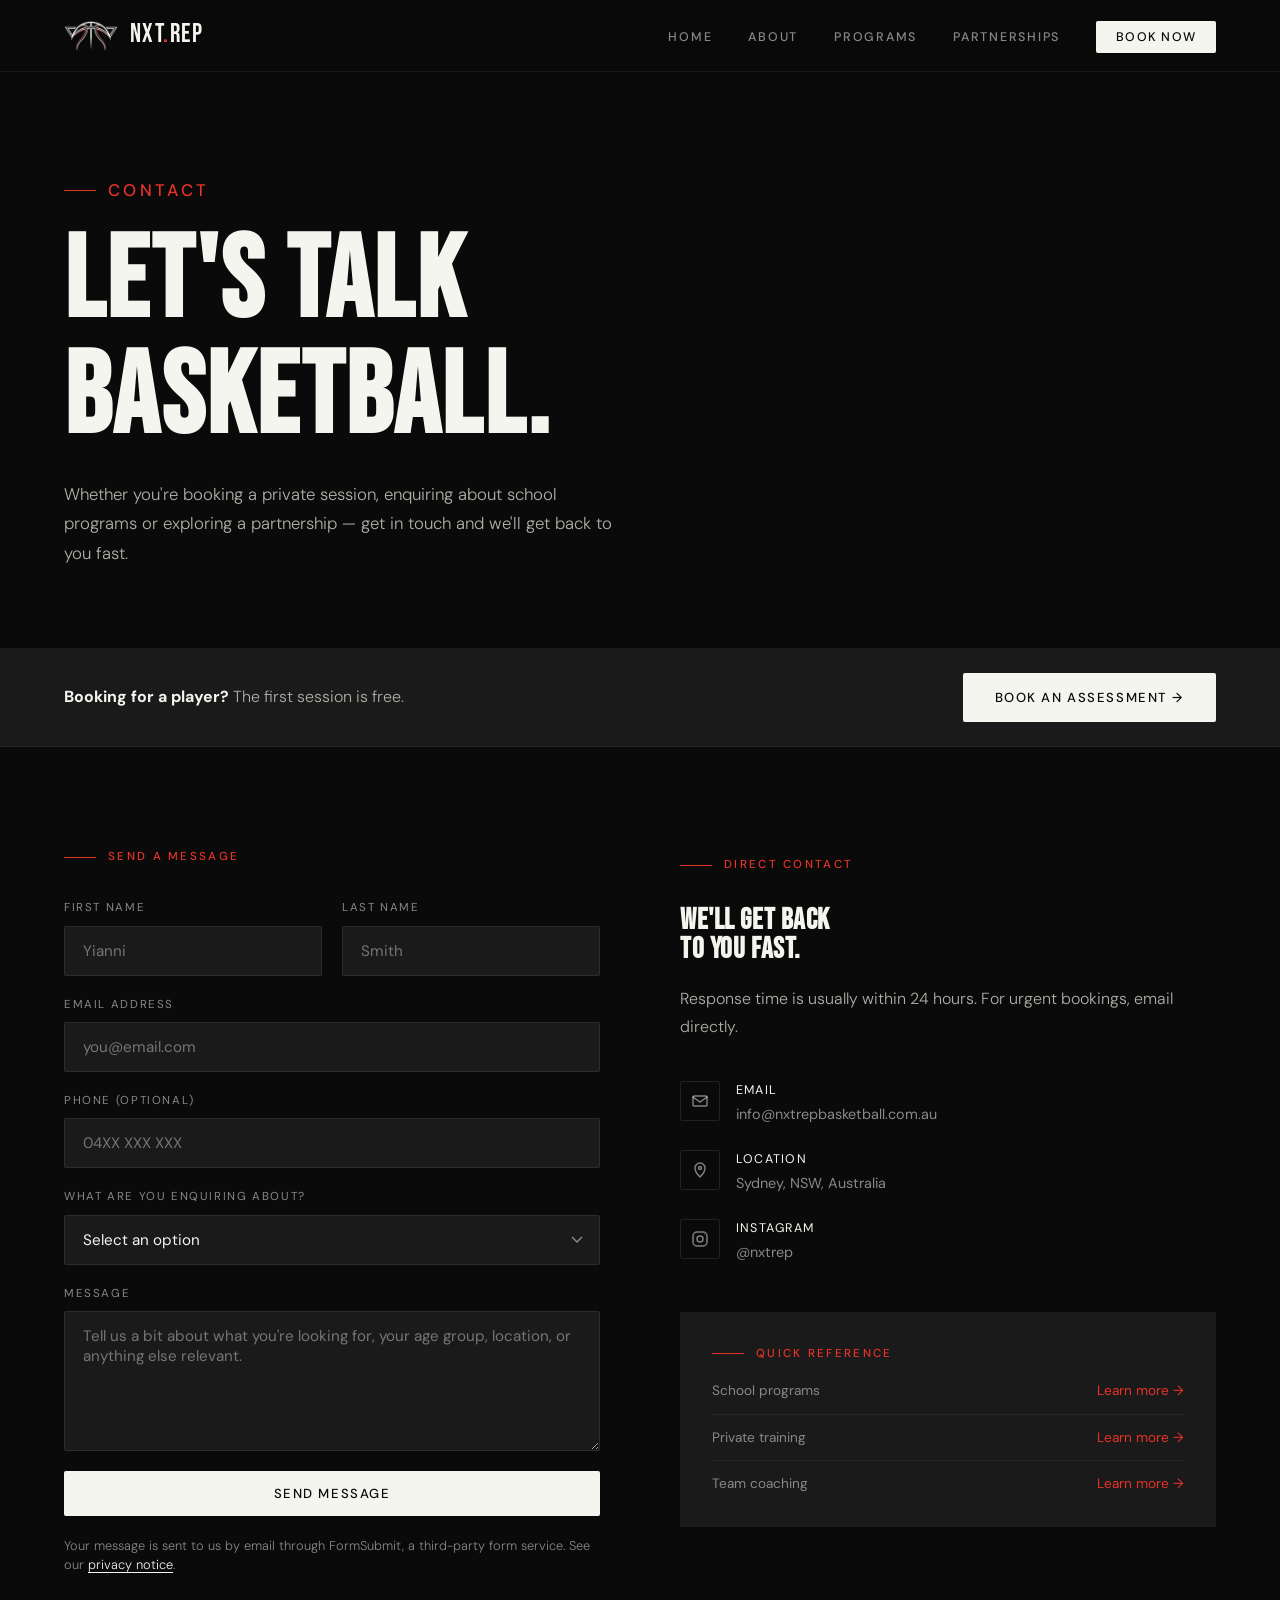
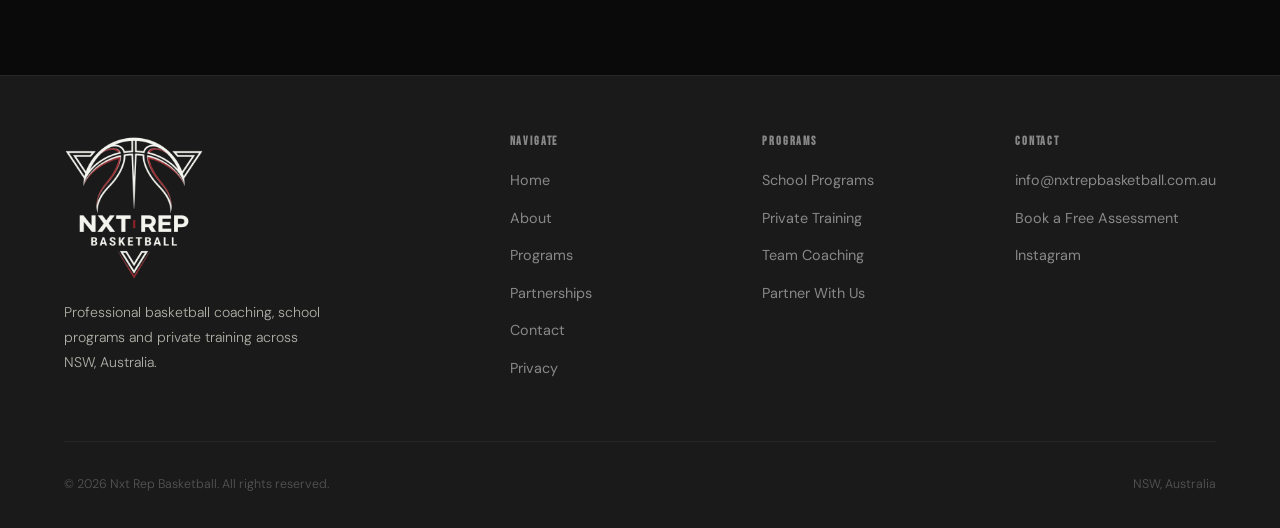
<file: contact.html>
<!DOCTYPE html>
<html lang="en">
<head>
  <meta charset="UTF-8" />
  <meta name="viewport" content="width=device-width, initial-scale=1.0" />
  <meta name="description" content="Contact Nxt Rep Basketball — book a private training session, enquire about school programs or get in touch about partnerships." />
  <title>Contact | Nxt Rep Basketball</title>
  <link rel="icon" href="/favicon.ico" sizes="48x48" />
  <link rel="icon" type="image/png" sizes="32x32" href="/assets/icon-dark-32.png" media="(prefers-color-scheme: light)" />
  <link rel="icon" type="image/png" sizes="32x32" href="/assets/icon-light-32.png" media="(prefers-color-scheme: dark)" />
  <link rel="icon" type="image/png" sizes="192x192" href="/assets/icon-dark-192.png" />
  <link rel="apple-touch-icon" href="/apple-touch-icon.png" />
  <link rel="stylesheet" href="/style.css" />
  <!-- AUDIT: all JavaScript now lives in files (no inline scripts or onclick).
       forms.js holds the validation/sending logic shared with /assessment. -->
  <script src="/assets/site.js" defer></script>
  <script src="/assets/forms.js" defer></script>
  <script src="/assets/contact.js" defer></script>
</head>
<body>

<header>
  <div class="container nav-container">
    <a href="/" class="logo-link" aria-label="Nxt Rep Basketball home"><img src="/assets/logo-mark-light.png" alt="" class="logo-mark" width="54" height="30" /><span class="logo-text">NXT<span>.</span>REP</span></a>
    <nav>
      <ul>
        <li><a href="/">Home</a></li>
        <li><a href="/about">About</a></li>
        <li><a href="/programs">Programs</a></li>
        <li><a href="/partnerships">Partnerships</a></li>
        <li><a href="/assessment" class="nav-cta">Book Now</a></li>
      </ul>
    </nav>
    <button type="button" class="hamburger" id="hamburger" aria-label="Open menu" aria-controls="mobileNav" aria-expanded="false">
      <span></span><span></span><span></span>
    </button>
  </div>
</header>

<nav class="mobile-nav" id="mobileNav" aria-label="Mobile">
  <a href="/">Home</a>
  <a href="/about">About</a>
  <a href="/programs">Programs</a>
  <a href="/partnerships">Partnerships</a>
  <a href="/assessment">Book Now</a>
</nav>

<main>
  <div class="page-header">
    <div class="container">
      <p class="section-tag">Contact</p>
      <h1>LET'S TALK<br>BASKETBALL.</h1>
      <p>Whether you're booking a private session, enquiring about school programs or exploring a partnership — get in touch and we'll get back to you fast.</p>
    </div>
  </div>

  <div class="assess-strip">
    <div class="container assess-strip-inner">
      <p><strong>Booking for a player?</strong> The first session is free.</p>
      <a href="/assessment" class="btn-primary">Book an Assessment &rarr;</a>
    </div>
  </div>

  <section>
    <div class="container">
      <div class="contact-grid">

        <!-- FORM -->
        <div>
          <p class="section-tag form-tag">Send a Message</p>
          <!-- AUDIT: was a <div> with an onclick button, so Enter didn't submit and
               labels weren't linked to their fields. Now a real <form> with linked
               labels, length limits, autofill hints and a honeypot spam trap. -->
          <form class="contact-form" id="contactForm" novalidate>
            <div class="form-row">
              <div class="form-group">
                <label for="firstName">First name</label>
                <input type="text" id="firstName" autocomplete="given-name" placeholder="Yianni" maxlength="60" required />
              </div>
              <div class="form-group">
                <label for="lastName">Last name</label>
                <input type="text" id="lastName" autocomplete="family-name" placeholder="Smith" maxlength="60" />
              </div>
            </div>
            <div class="form-group">
              <label for="email">Email address</label>
              <input type="email" id="email" autocomplete="email" inputmode="email" placeholder="you@email.com" maxlength="120" required />
            </div>
            <div class="form-group">
              <label for="phone">Phone (optional)</label>
              <input type="tel" id="phone" autocomplete="tel" inputmode="tel" placeholder="04XX XXX XXX" maxlength="20" />
            </div>
            <div class="form-group">
              <label for="enquiryType">What are you enquiring about?</label>
              <select id="enquiryType" required>
                <option value="" disabled selected>Select an option</option>
                <option>Private training session</option>
                <option>School program partnership</option>
                <option>Team / club coaching</option>
                <option>General enquiry</option>
              </select>
            </div>
            <div class="assess-nudge" id="assessNudge">
              Booking private training? Start with a <a href="/assessment">free assessment</a>. It takes a minute and gets your child's details to Yianni straight away.
            </div>
            <div class="form-group">
              <label for="message">Message</label>
              <textarea id="message" placeholder="Tell us a bit about what you're looking for, your age group, location, or anything else relevant." maxlength="2000" required></textarea>
            </div>
            <!-- Honeypot spam trap: hidden from people and screen readers; bots fill it in. -->
            <div class="hp-field" aria-hidden="true">
              <label for="website">Leave this empty</label>
              <input type="text" id="website" name="website" tabindex="-1" autocomplete="off" />
            </div>
            <!-- AUDIT: on-page error box replaces alert() pop-ups. -->
            <div class="form-error" id="formError" role="alert"></div>
            <button type="submit" class="btn-primary form-submit" id="submitBtn">Send Message</button>
            <p class="form-privacy">Your message is sent to us by email through FormSubmit, a third-party form service. See our <a href="/privacy">privacy notice</a>.</p>
          </form>
          <div id="successMsg" class="success-box" role="status">
            <h3>Message sent.</h3>
            <p>We'll get back to you within 24 hours.</p>
          </div>
        </div>

        <!-- CONTACT INFO -->
        <div class="contact-info">
          <p class="section-tag form-tag">Direct Contact</p>
          <h3>WE'LL GET BACK<br>TO YOU FAST.</h3>
          <p>Response time is usually within 24 hours. For urgent bookings, email directly.</p>

          <div class="contact-detail">
            <div class="contact-detail-icon">
              <svg width="18" height="18" viewBox="0 0 18 18" fill="none" stroke="rgba(245,245,240,0.5)" stroke-width="1.5" stroke-linecap="round">
                <path d="M3 4h12a1 1 0 011 1v8a1 1 0 01-1 1H3a1 1 0 01-1-1V5a1 1 0 011-1z"/>
                <path d="M2 5l7 5 7-5"/>
              </svg>
            </div>
            <div class="contact-detail-text">
              <strong>Email</strong>
              <a href="mailto:info@nxtrepbasketball.com.au">info@nxtrepbasketball.com.au</a>
            </div>
          </div>

          <div class="contact-detail">
            <div class="contact-detail-icon">
              <svg width="18" height="18" viewBox="0 0 18 18" fill="none" stroke="rgba(245,245,240,0.5)" stroke-width="1.5" stroke-linecap="round">
                <path d="M9 2C6.24 2 4 4.24 4 7c0 4.25 5 9 5 9s5-4.75 5-9c0-2.76-2.24-5-5-5z"/>
                <circle cx="9" cy="7" r="1.5"/>
              </svg>
            </div>
            <div class="contact-detail-text">
              <strong>Location</strong>
              <span>Sydney, NSW, Australia</span>
            </div>
          </div>

          <div class="contact-detail">
            <div class="contact-detail-icon">
              <svg width="18" height="18" viewBox="0 0 18 18" fill="none" stroke="rgba(245,245,240,0.5)" stroke-width="1.5" stroke-linecap="round">
                <rect x="2" y="2" width="14" height="14" rx="4"/>
                <circle cx="9" cy="9" r="3"/>
                <circle cx="13.5" cy="4.5" r="0.5" fill="rgba(245,245,240,0.5)" stroke="none"/>
              </svg>
            </div>
            <div class="contact-detail-text">
              <strong>Instagram</strong>
              <!-- TODO: real Instagram URL --><a href="#">@nxtrep</a>
            </div>
          </div>

          <!-- AUDIT: 11 inline styles replaced by the .quick-ref classes in style.css. -->
          <div class="quick-ref">
            <p class="section-tag">Quick Reference</p>
            <ul>
              <li><span>School programs</span><a href="/partnerships">Learn more →</a></li>
              <li><span>Private training</span><a href="/programs">Learn more →</a></li>
              <li><span>Team coaching</span><a href="/programs">Learn more →</a></li>
            </ul>
          </div>
        </div>

      </div>
    </div>
  </section>
</main>

<footer>
  <div class="container">
    <div class="footer-grid">
      <div class="footer-brand">
        <img src="/assets/logo-light.png" alt="Nxt Rep Basketball" class="footer-logo" width="140" height="145" loading="lazy" />
        <p>Professional basketball coaching, school programs and private training across NSW, Australia.</p>
      </div>
      <div class="footer-col">
        <h4>Navigate</h4>
        <ul>
          <li><a href="/">Home</a></li>
          <li><a href="/about">About</a></li>
          <li><a href="/programs">Programs</a></li>
          <li><a href="/partnerships">Partnerships</a></li>
          <li><a href="/contact">Contact</a></li>
          <li><a href="/privacy">Privacy</a></li>
        </ul>
      </div>
      <div class="footer-col">
        <h4>Programs</h4>
        <ul>
          <li><a href="/programs">School Programs</a></li>
          <li><a href="/programs">Private Training</a></li>
          <li><a href="/programs">Team Coaching</a></li>
          <li><a href="/partnerships">Partner With Us</a></li>
        </ul>
      </div>
      <div class="footer-col">
        <h4>Contact</h4>
        <ul>
          <li><a href="mailto:info@nxtrepbasketball.com.au">info@nxtrepbasketball.com.au</a></li>
          <li><a href="/assessment">Book a Free Assessment</a></li>
          <!-- TODO: replace with the real profile URL. -->
          <li><a href="#">Instagram</a></li>
        </ul>
      </div>
    </div>
    <div class="footer-bottom">
      <p>&copy; 2026 Nxt Rep Basketball. All rights reserved.</p>
      <p>NSW, Australia</p>
    </div>
  </div>
</footer>

<!-- AUDIT: inline script removed. Menu → site.js, form → forms.js + contact.js. -->
</body>
</html>
</file>
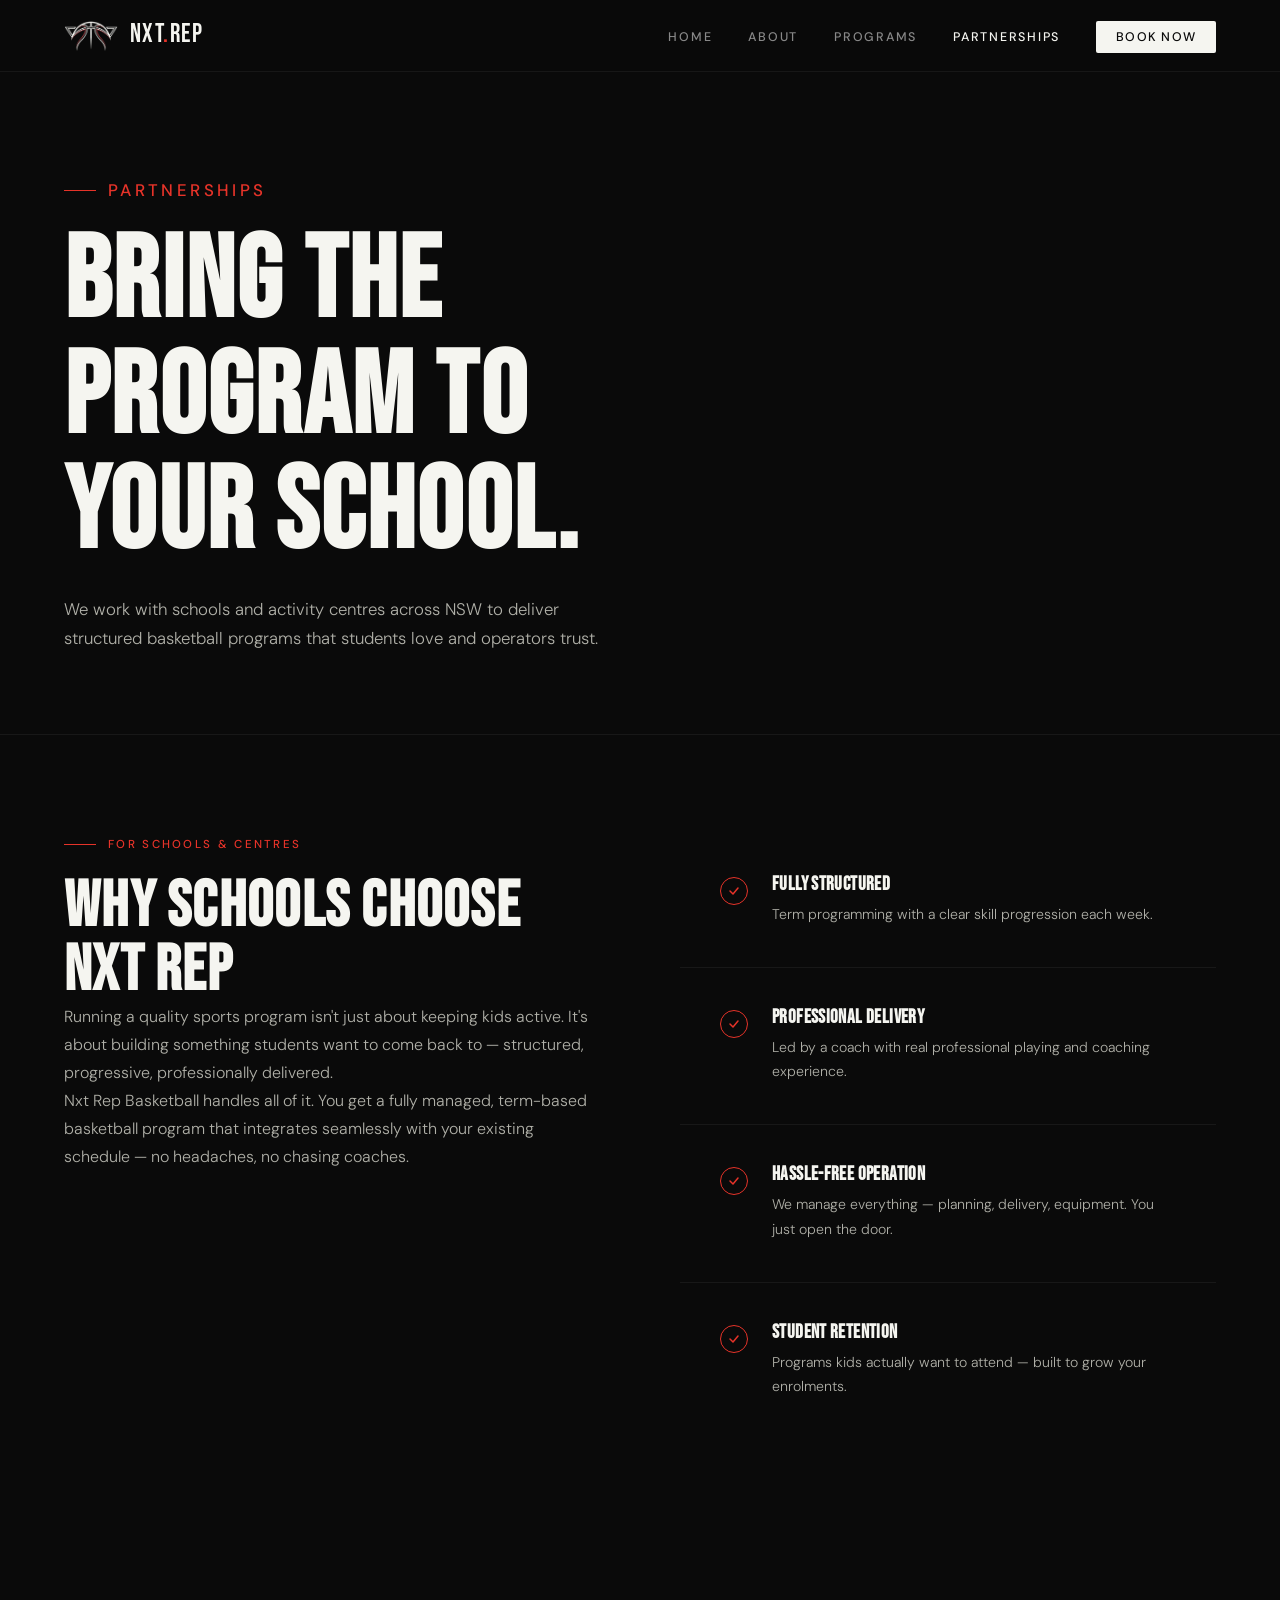
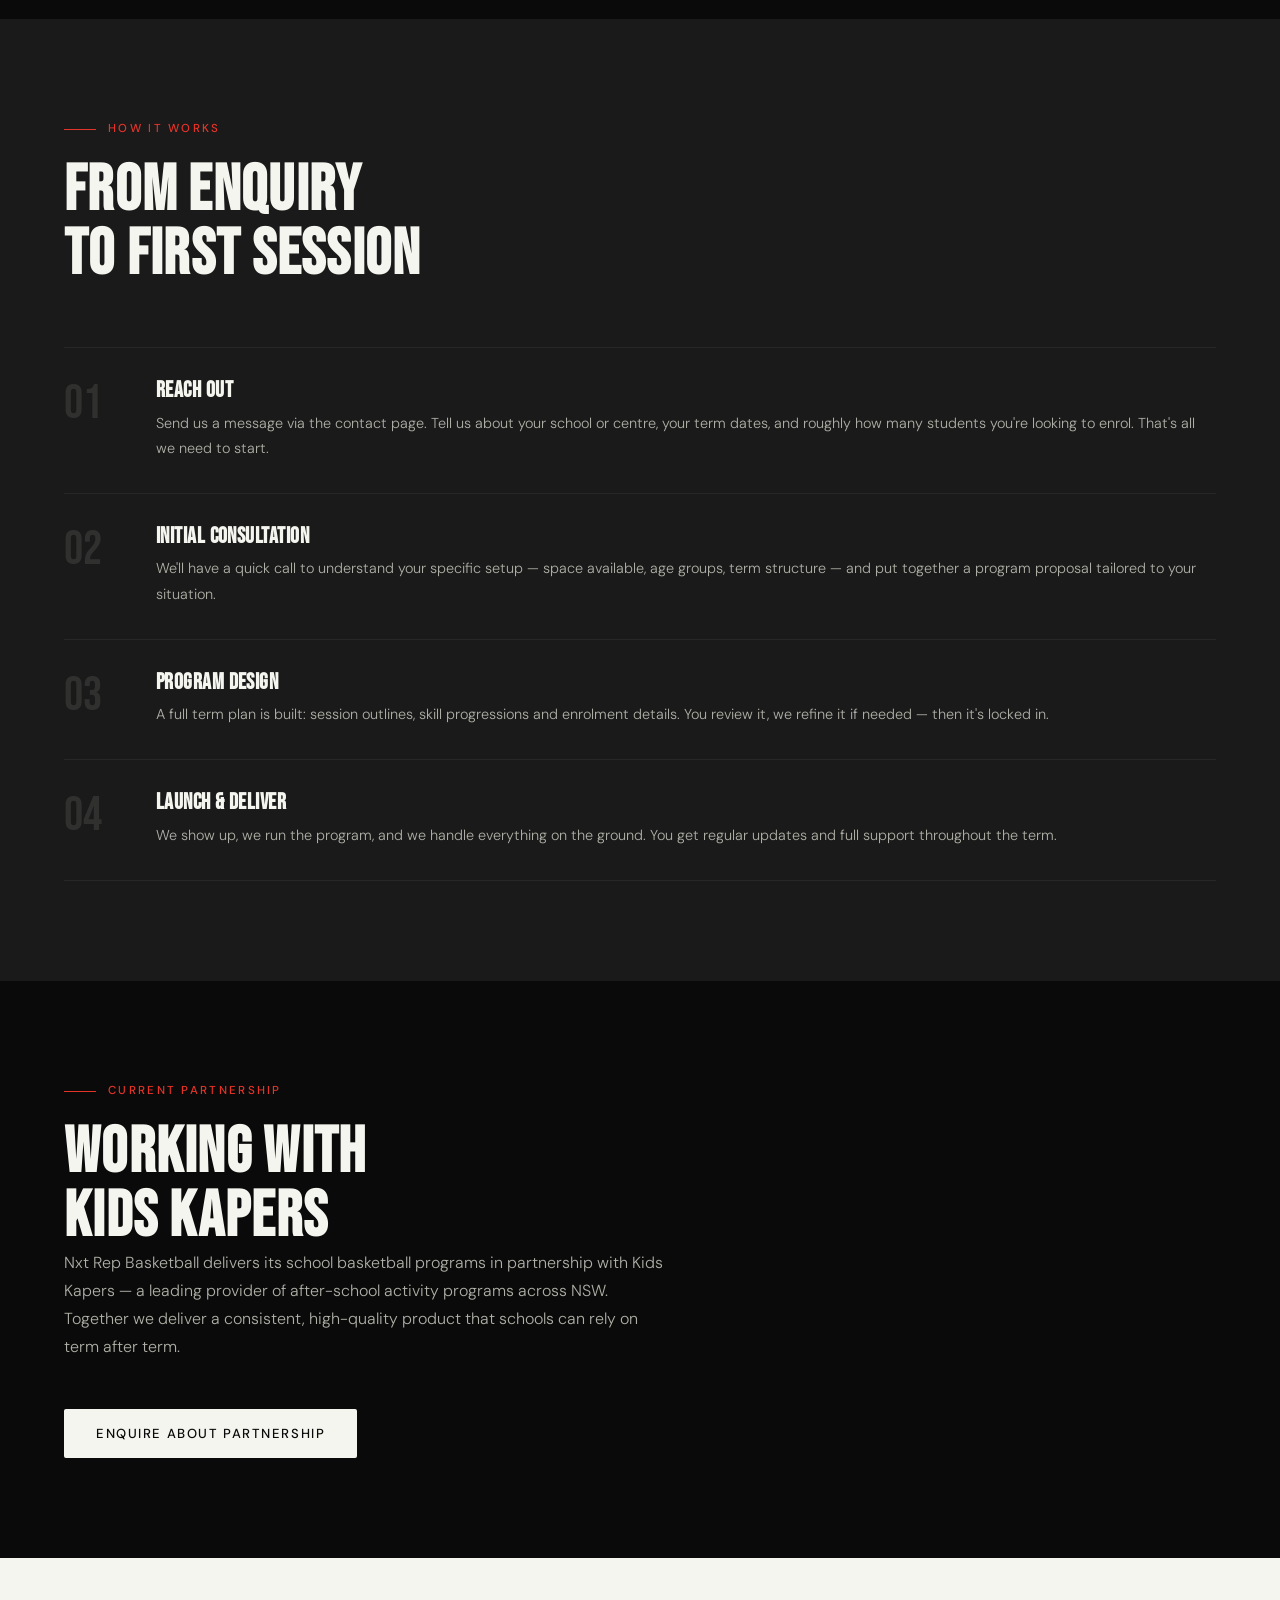
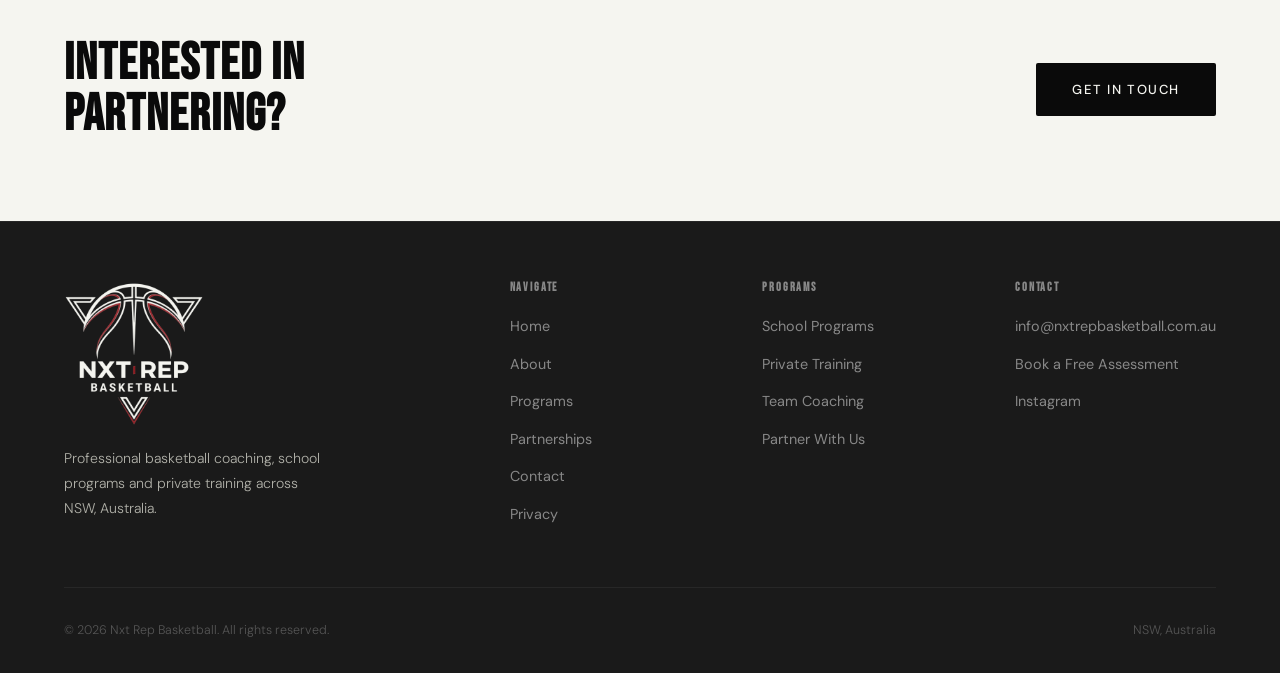
<file: partnerships.html>
<!DOCTYPE html>
<html lang="en">
<head>
  <meta charset="UTF-8" />
  <meta name="viewport" content="width=device-width, initial-scale=1.0" />
  <meta name="description" content="Partner with Nxt Rep Basketball — bring structured school basketball programs to your centre or school." />
  <title>Partnerships | Nxt Rep Basketball</title>
  <link rel="icon" href="/favicon.ico" sizes="48x48" />
  <link rel="icon" type="image/png" sizes="32x32" href="/assets/icon-dark-32.png" media="(prefers-color-scheme: light)" />
  <link rel="icon" type="image/png" sizes="32x32" href="/assets/icon-light-32.png" media="(prefers-color-scheme: dark)" />
  <link rel="icon" type="image/png" sizes="192x192" href="/assets/icon-dark-192.png" />
  <link rel="apple-touch-icon" href="/apple-touch-icon.png" />
  <link rel="stylesheet" href="/style.css" />
  <!-- AUDIT: shared menu script (null-safe, accessible), replaces the inline one. -->
  <script src="/assets/site.js" defer></script>
</head>
<body>

<header>
  <div class="container nav-container">
    <a href="/" class="logo-link" aria-label="Nxt Rep Basketball home"><img src="/assets/logo-mark-light.png" alt="" class="logo-mark" width="54" height="30" /><span class="logo-text">NXT<span>.</span>REP</span></a>
    <nav>
      <ul>
        <li><a href="/">Home</a></li>
        <li><a href="/about">About</a></li>
        <li><a href="/programs">Programs</a></li>
        <li><a href="/partnerships" class="active" aria-current="page">Partnerships</a></li>
        <li><a href="/assessment" class="nav-cta">Book Now</a></li>
      </ul>
    </nav>
    <button type="button" class="hamburger" id="hamburger" aria-label="Open menu" aria-controls="mobileNav" aria-expanded="false">
      <span></span><span></span><span></span>
    </button>
  </div>
</header>

<nav class="mobile-nav" id="mobileNav" aria-label="Mobile">
  <a href="/">Home</a>
  <a href="/about">About</a>
  <a href="/programs">Programs</a>
  <a href="/partnerships" aria-current="page">Partnerships</a>
  <a href="/assessment">Book Now</a>
</nav>

<main>
  <div class="page-header">
    <div class="container">
      <p class="section-tag">Partnerships</p>
      <h1>BRING THE<br>PROGRAM TO<br>YOUR SCHOOL.</h1>
      <p>We work with schools and activity centres across NSW to deliver structured basketball programs that students love and operators trust.</p>
    </div>
  </div>

  <!-- INTRO SPLIT -->
  <section>
    <div class="container">
      <div class="partner-intro">
        <div>
          <p class="section-tag">For Schools &amp; Centres</p>
          <h2>WHY SCHOOLS CHOOSE<br>NXT REP</h2>
          <p>Running a quality sports program isn't just about keeping kids active. It's about building something students want to come back to — structured, progressive, professionally delivered.</p>
          <p>Nxt Rep Basketball handles all of it. You get a fully managed, term-based basketball program that integrates seamlessly with your existing schedule — no headaches, no chasing coaches.</p>
        </div>
        <div>
          <div class="why-grid why-grid-single">
            <div class="why-item">
              <div class="why-check"><svg viewBox="0 0 12 12" fill="none"><polyline points="2,6 5,9 10,3" stroke="var(--red)" stroke-width="1.5" stroke-linecap="round" stroke-linejoin="round"/></svg></div>
              <div>
                <h3>FULLY STRUCTURED</h3>
                <p>Term programming with a clear skill progression each week.</p>
              </div>
            </div>
            <div class="why-item">
              <div class="why-check"><svg viewBox="0 0 12 12" fill="none"><polyline points="2,6 5,9 10,3" stroke="var(--red)" stroke-width="1.5" stroke-linecap="round" stroke-linejoin="round"/></svg></div>
              <div>
                <h3>PROFESSIONAL DELIVERY</h3>
                <p>Led by a coach with real professional playing and coaching experience.</p>
              </div>
            </div>
            <div class="why-item">
              <div class="why-check"><svg viewBox="0 0 12 12" fill="none"><polyline points="2,6 5,9 10,3" stroke="var(--red)" stroke-width="1.5" stroke-linecap="round" stroke-linejoin="round"/></svg></div>
              <div>
                <h3>HASSLE-FREE OPERATION</h3>
                <p>We manage everything — planning, delivery, equipment. You just open the door.</p>
              </div>
            </div>
            <div class="why-item">
              <div class="why-check"><svg viewBox="0 0 12 12" fill="none"><polyline points="2,6 5,9 10,3" stroke="var(--red)" stroke-width="1.5" stroke-linecap="round" stroke-linejoin="round"/></svg></div>
              <div>
                <h3>STUDENT RETENTION</h3>
                <p>Programs kids actually want to attend — built to grow your enrolments.</p>
              </div>
            </div>
          </div>
        </div>
      </div>
    </div>
  </section>

  <!-- PARTNERSHIP PROCESS -->
  <section class="section-grey">
    <div class="container">
      <p class="section-tag">How It Works</p>
      <h2>FROM ENQUIRY<br>TO FIRST SESSION</h2>
      <div class="partner-steps">
        <div class="step">
          <div class="step-num">01</div>
          <div>
            <h3>REACH OUT</h3>
            <p>Send us a message via the contact page. Tell us about your school or centre, your term dates, and roughly how many students you're looking to enrol. That's all we need to start.</p>
          </div>
        </div>
        <div class="step">
          <div class="step-num">02</div>
          <div>
            <h3>INITIAL CONSULTATION</h3>
            <p>We'll have a quick call to understand your specific setup — space available, age groups, term structure — and put together a program proposal tailored to your situation.</p>
          </div>
        </div>
        <div class="step">
          <div class="step-num">03</div>
          <div>
            <h3>PROGRAM DESIGN</h3>
            <p>A full term plan is built: session outlines, skill progressions and enrolment details. You review it, we refine it if needed — then it's locked in.</p>
          </div>
        </div>
        <div class="step">
          <div class="step-num">04</div>
          <div>
            <h3>LAUNCH &amp; DELIVER</h3>
            <p>We show up, we run the program, and we handle everything on the ground. You get regular updates and full support throughout the term.</p>
          </div>
        </div>
      </div>
    </div>
  </section>

  <!-- CURRENT PARTNER -->
  <section>
    <div class="container">
      <p class="section-tag">Current Partnership</p>
      <h2>WORKING WITH<br>KIDS KAPERS</h2>
      <p class="lead-narrow">Nxt Rep Basketball delivers its school basketball programs in partnership with Kids Kapers — a leading provider of after-school activity programs across NSW. Together we deliver a consistent, high-quality product that schools can rely on term after term.</p>
      <a href="/contact" class="btn-primary">Enquire About Partnership</a>
    </div>
  </section>

  <!-- CTA -->
  <div class="cta-banner">
    <div class="container">
      <h2>INTERESTED IN<br>PARTNERING?</h2>
      <a href="/contact" class="btn-black">Get in Touch</a>
    </div>
  </div>
</main>

<footer>
  <div class="container">
    <div class="footer-grid">
      <div class="footer-brand">
        <img src="/assets/logo-light.png" alt="Nxt Rep Basketball" class="footer-logo" width="140" height="145" loading="lazy" />
        <p>Professional basketball coaching, school programs and private training across NSW, Australia.</p>
      </div>
      <div class="footer-col">
        <h4>Navigate</h4>
        <ul>
          <li><a href="/">Home</a></li>
          <li><a href="/about">About</a></li>
          <li><a href="/programs">Programs</a></li>
          <li><a href="/partnerships">Partnerships</a></li>
          <li><a href="/contact">Contact</a></li>
          <li><a href="/privacy">Privacy</a></li>
        </ul>
      </div>
      <div class="footer-col">
        <h4>Programs</h4>
        <ul>
          <li><a href="/programs">School Programs</a></li>
          <li><a href="/programs">Private Training</a></li>
          <li><a href="/programs">Team Coaching</a></li>
          <li><a href="/partnerships">Partner With Us</a></li>
        </ul>
      </div>
      <div class="footer-col">
        <h4>Contact</h4>
        <ul>
          <li><a href="mailto:info@nxtrepbasketball.com.au">info@nxtrepbasketball.com.au</a></li>
          <li><a href="/assessment">Book a Free Assessment</a></li>
          <!-- TODO: replace with the real profile URL. -->
          <li><a href="#">Instagram</a></li>
        </ul>
      </div>
    </div>
    <div class="footer-bottom">
      <p>&copy; 2026 Nxt Rep Basketball. All rights reserved.</p>
      <p>NSW, Australia</p>
    </div>
  </div>
</footer>

<!-- AUDIT: inline menu script removed; /assets/site.js (loaded in <head>) handles it. -->
</body>
</html>
</file>
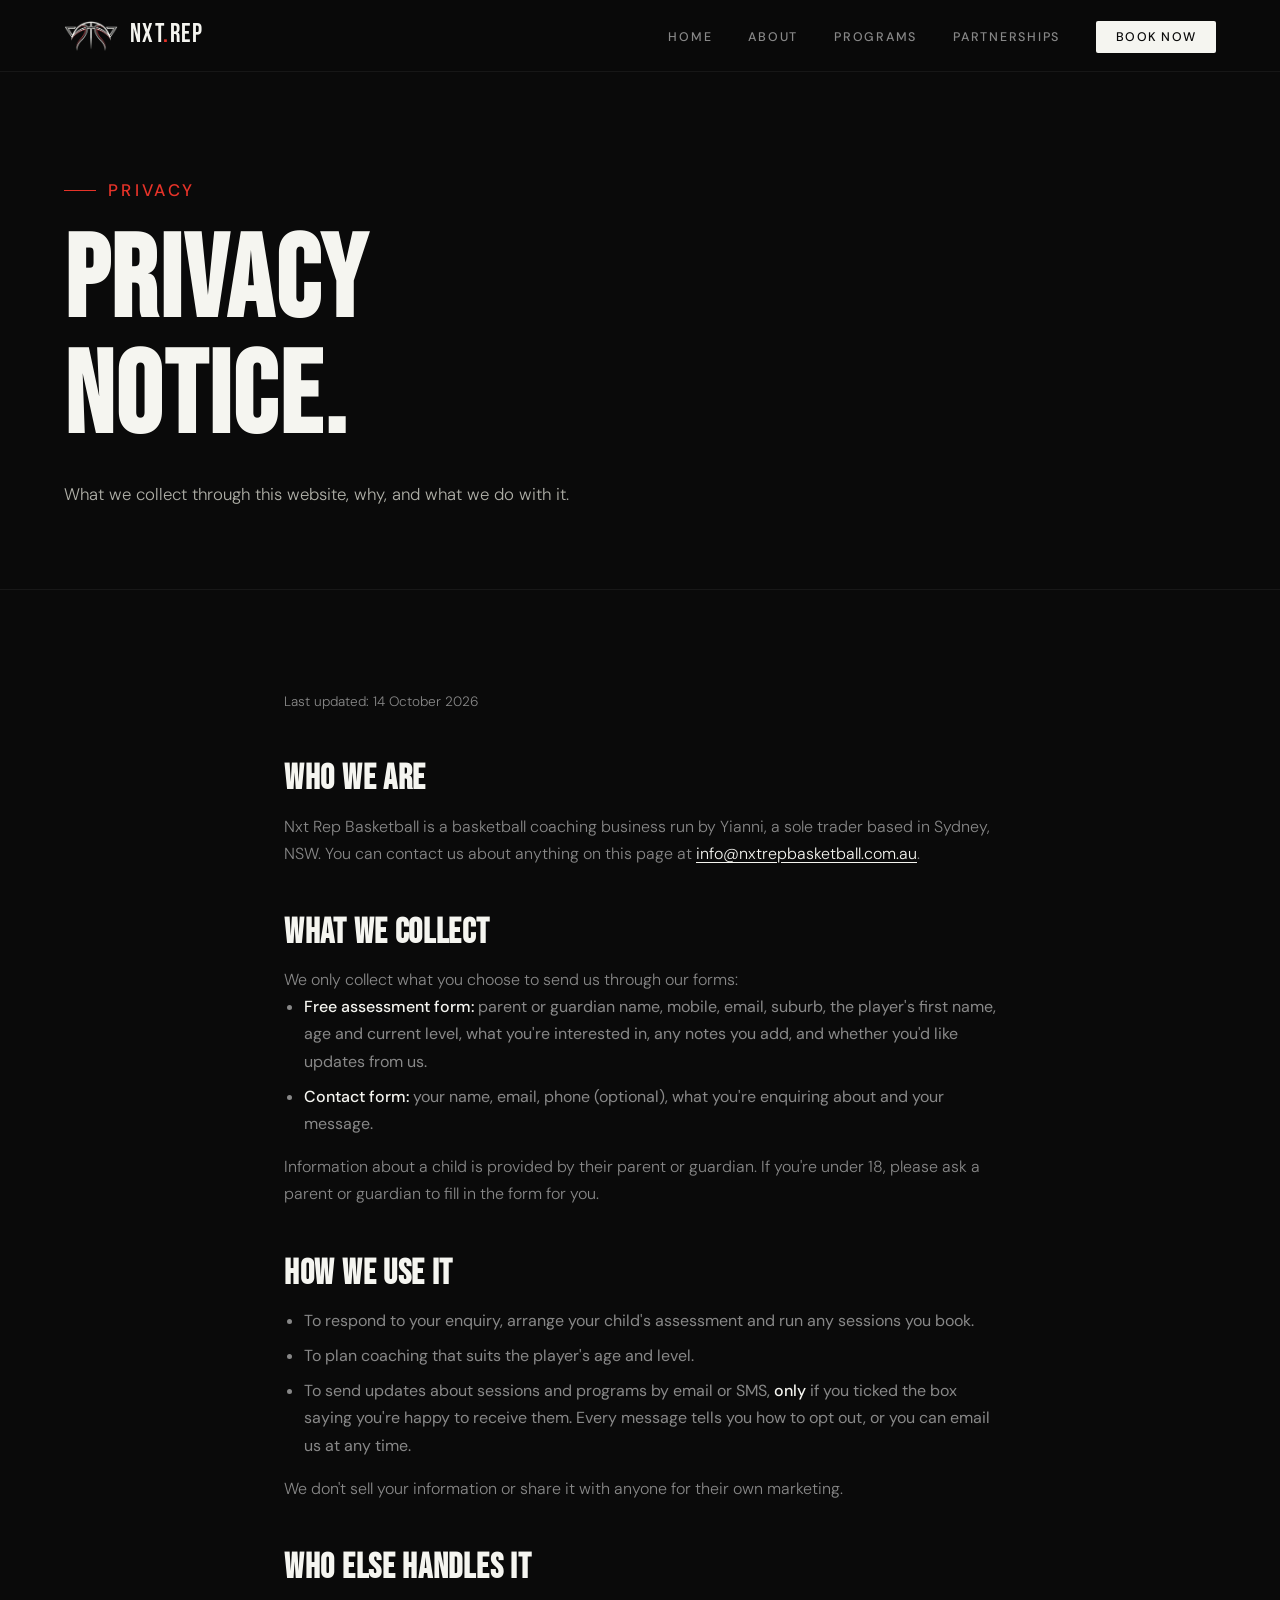
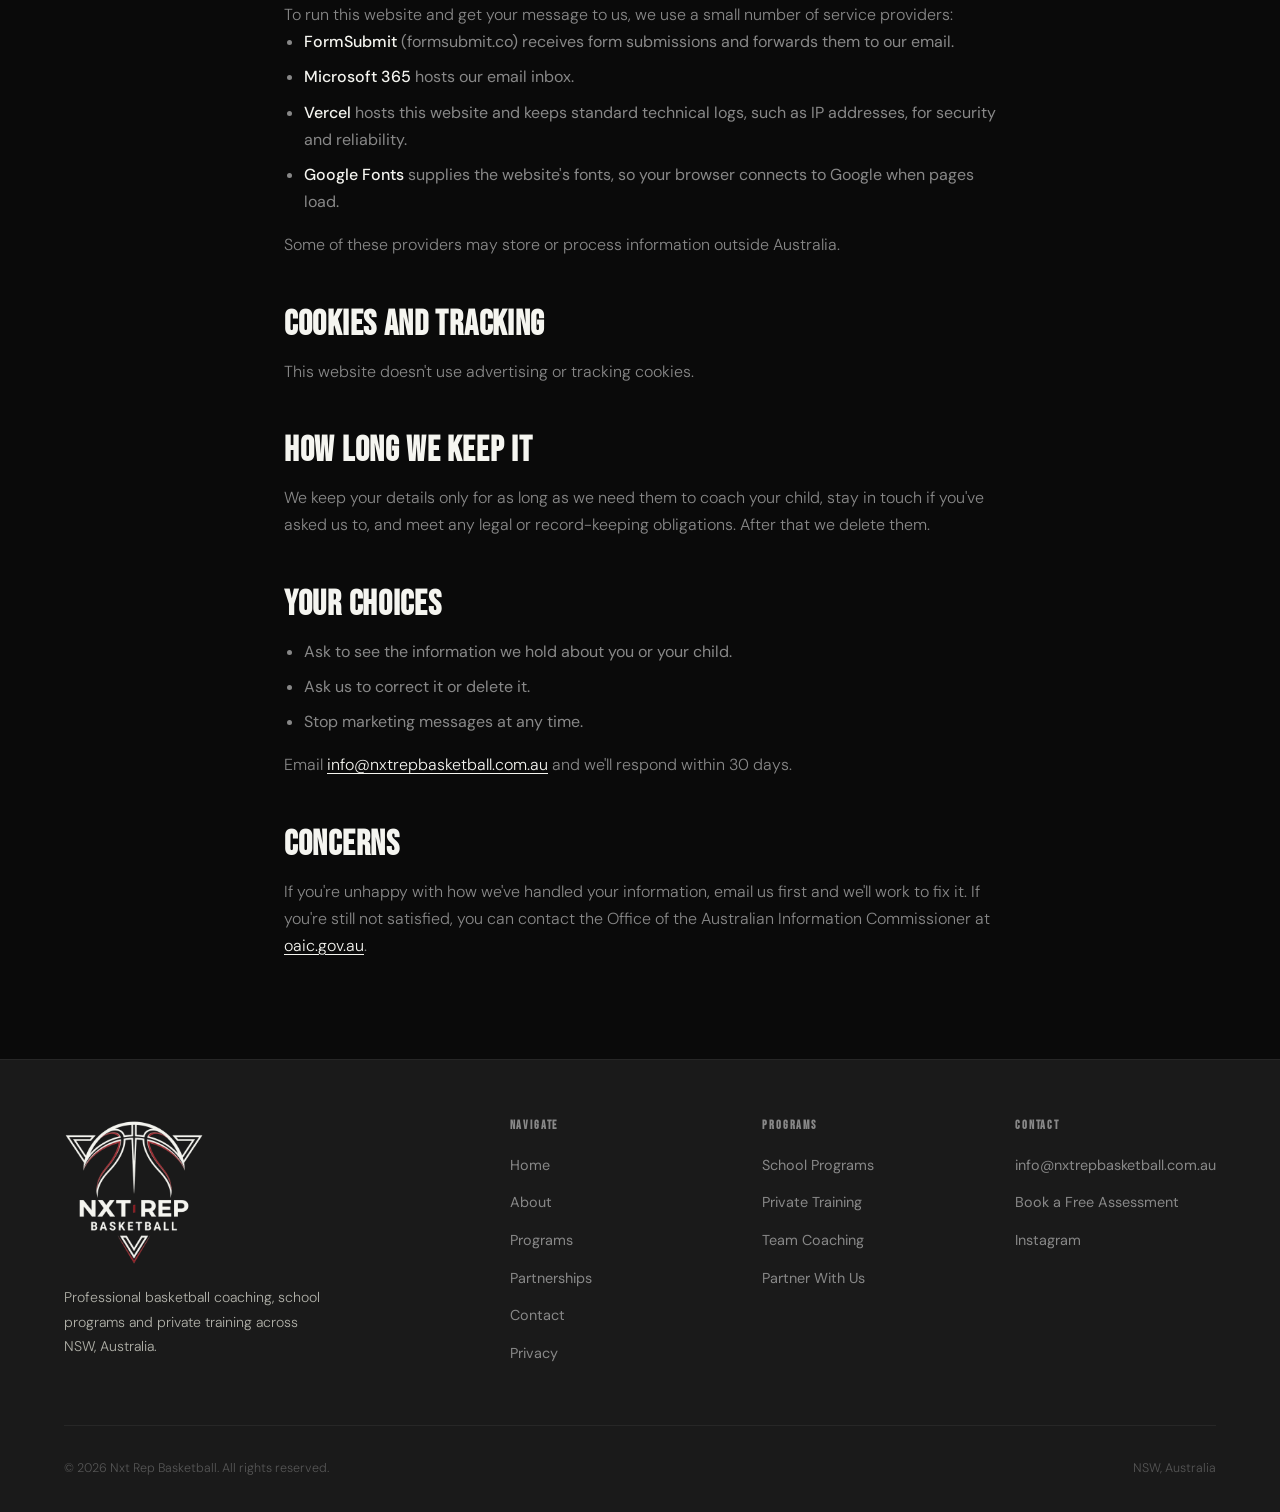
<file: privacy.html>
<!DOCTYPE html>
<html lang="en">
<head>
  <meta charset="UTF-8" />
  <meta name="viewport" content="width=device-width, initial-scale=1.0" />
  <meta name="description" content="How Nxt Rep Basketball collects, uses and protects the personal information parents share through this website." />
  <title>Privacy | Nxt Rep Basketball</title>
  <link rel="icon" href="/favicon.ico" sizes="48x48" />
  <link rel="icon" type="image/png" sizes="32x32" href="/assets/icon-dark-32.png" media="(prefers-color-scheme: light)" />
  <link rel="icon" type="image/png" sizes="32x32" href="/assets/icon-light-32.png" media="(prefers-color-scheme: dark)" />
  <link rel="icon" type="image/png" sizes="192x192" href="/assets/icon-dark-192.png" />
  <link rel="apple-touch-icon" href="/apple-touch-icon.png" />
  <link rel="stylesheet" href="/style.css" />
  <script src="/assets/site.js" defer></script>
</head>
<body>

<header>
  <div class="container nav-container">
    <a href="/" class="logo-link" aria-label="Nxt Rep Basketball home"><img src="/assets/logo-mark-light.png" alt="" class="logo-mark" width="54" height="30" /><span class="logo-text">NXT<span>.</span>REP</span></a>
    <nav>
      <ul>
        <li><a href="/">Home</a></li>
        <li><a href="/about">About</a></li>
        <li><a href="/programs">Programs</a></li>
        <li><a href="/partnerships">Partnerships</a></li>
        <li><a href="/assessment" class="nav-cta">Book Now</a></li>
      </ul>
    </nav>
    <button type="button" class="hamburger" id="hamburger" aria-label="Open menu" aria-controls="mobileNav" aria-expanded="false">
      <span></span><span></span><span></span>
    </button>
  </div>
</header>

<!-- AUDIT: <div> → <nav aria-label> so assistive tech recognises it as navigation. -->
<nav class="mobile-nav" id="mobileNav" aria-label="Mobile">
  <a href="/">Home</a>
  <a href="/about">About</a>
  <a href="/programs">Programs</a>
  <a href="/partnerships">Partnerships</a>
  <a href="/assessment">Book Now</a>
</nav>

<main>
  <div class="page-header">
    <div class="container">
      <p class="section-tag">Privacy</p>
      <h1>PRIVACY<br>NOTICE.</h1>
      <p>What we collect through this website, why, and what we do with it.</p>
    </div>
  </div>

  <section>
    <div class="container legal">
      <p class="legal-updated">Last updated: 14 October 2026</p>

      <h2>Who we are</h2>
      <p>Nxt Rep Basketball is a basketball coaching business run by Yianni, a sole trader based in Sydney, NSW. You can contact us about anything on this page at <a href="mailto:info@nxtrepbasketball.com.au">info@nxtrepbasketball.com.au</a>.</p>

      <h2>What we collect</h2>
      <p>We only collect what you choose to send us through our forms:</p>
      <ul>
        <li><strong>Free assessment form:</strong> parent or guardian name, mobile, email, suburb, the player's first name, age and current level, what you're interested in, any notes you add, and whether you'd like updates from us.</li>
        <li><strong>Contact form:</strong> your name, email, phone (optional), what you're enquiring about and your message.</li>
      </ul>
      <p>Information about a child is provided by their parent or guardian. If you're under 18, please ask a parent or guardian to fill in the form for you.</p>

      <h2>How we use it</h2>
      <ul>
        <li>To respond to your enquiry, arrange your child's assessment and run any sessions you book.</li>
        <li>To plan coaching that suits the player's age and level.</li>
        <li>To send updates about sessions and programs by email or SMS, <strong>only</strong> if you ticked the box saying you're happy to receive them. Every message tells you how to opt out, or you can email us at any time.</li>
      </ul>
      <p>We don't sell your information or share it with anyone for their own marketing.</p>

      <h2>Who else handles it</h2>
      <p>To run this website and get your message to us, we use a small number of service providers:</p>
      <ul>
        <li><strong>FormSubmit</strong> (formsubmit.co) receives form submissions and forwards them to our email.</li>
        <li><strong>Microsoft 365</strong> hosts our email inbox.</li>
        <li><strong>Vercel</strong> hosts this website and keeps standard technical logs, such as IP addresses, for security and reliability.</li>
        <li><strong>Google Fonts</strong> supplies the website's fonts, so your browser connects to Google when pages load.</li>
      </ul>
      <p>Some of these providers may store or process information outside Australia.</p>

      <h2>Cookies and tracking</h2>
      <p>This website doesn't use advertising or tracking cookies.</p>

      <h2>How long we keep it</h2>
      <p>We keep your details only for as long as we need them to coach your child, stay in touch if you've asked us to, and meet any legal or record-keeping obligations. After that we delete them.</p>

      <h2>Your choices</h2>
      <ul>
        <li>Ask to see the information we hold about you or your child.</li>
        <li>Ask us to correct it or delete it.</li>
        <li>Stop marketing messages at any time.</li>
      </ul>
      <p>Email <a href="mailto:info@nxtrepbasketball.com.au">info@nxtrepbasketball.com.au</a> and we'll respond within 30 days.</p>

      <h2>Concerns</h2>
      <p>If you're unhappy with how we've handled your information, email us first and we'll work to fix it. If you're still not satisfied, you can contact the Office of the Australian Information Commissioner at <a href="https://www.oaic.gov.au" rel="noopener">oaic.gov.au</a>.</p>
    </div>
  </section>
</main>

<footer>
  <div class="container">
    <div class="footer-grid">
      <div class="footer-brand">
        <img src="/assets/logo-light.png" alt="Nxt Rep Basketball" class="footer-logo" width="140" height="145" loading="lazy" />
        <p>Professional basketball coaching, school programs and private training across NSW, Australia.</p>
      </div>
      <div class="footer-col">
        <h4>Navigate</h4>
        <ul>
          <li><a href="/">Home</a></li>
          <li><a href="/about">About</a></li>
          <li><a href="/programs">Programs</a></li>
          <li><a href="/partnerships">Partnerships</a></li>
          <li><a href="/contact">Contact</a></li>
          <li><a href="/privacy">Privacy</a></li>
        </ul>
      </div>
      <div class="footer-col">
        <h4>Programs</h4>
        <ul>
          <li><a href="/programs">School Programs</a></li>
          <li><a href="/programs">Private Training</a></li>
          <li><a href="/programs">Team Coaching</a></li>
          <li><a href="/partnerships">Partner With Us</a></li>
        </ul>
      </div>
      <div class="footer-col">
        <h4>Contact</h4>
        <ul>
          <li><a href="mailto:info@nxtrepbasketball.com.au">info@nxtrepbasketball.com.au</a></li>
          <li><a href="/assessment">Book a Free Assessment</a></li>
          <li><a href="#">Instagram</a></li>
        </ul>
      </div>
    </div>
    <div class="footer-bottom">
      <p>&copy; 2026 Nxt Rep Basketball. All rights reserved.</p>
      <p>NSW, Australia</p>
    </div>
  </div>
</footer>

<!-- AUDIT: inline menu script removed; /assets/site.js (loaded in <head>) handles it. -->
</body>
</html>
</file>
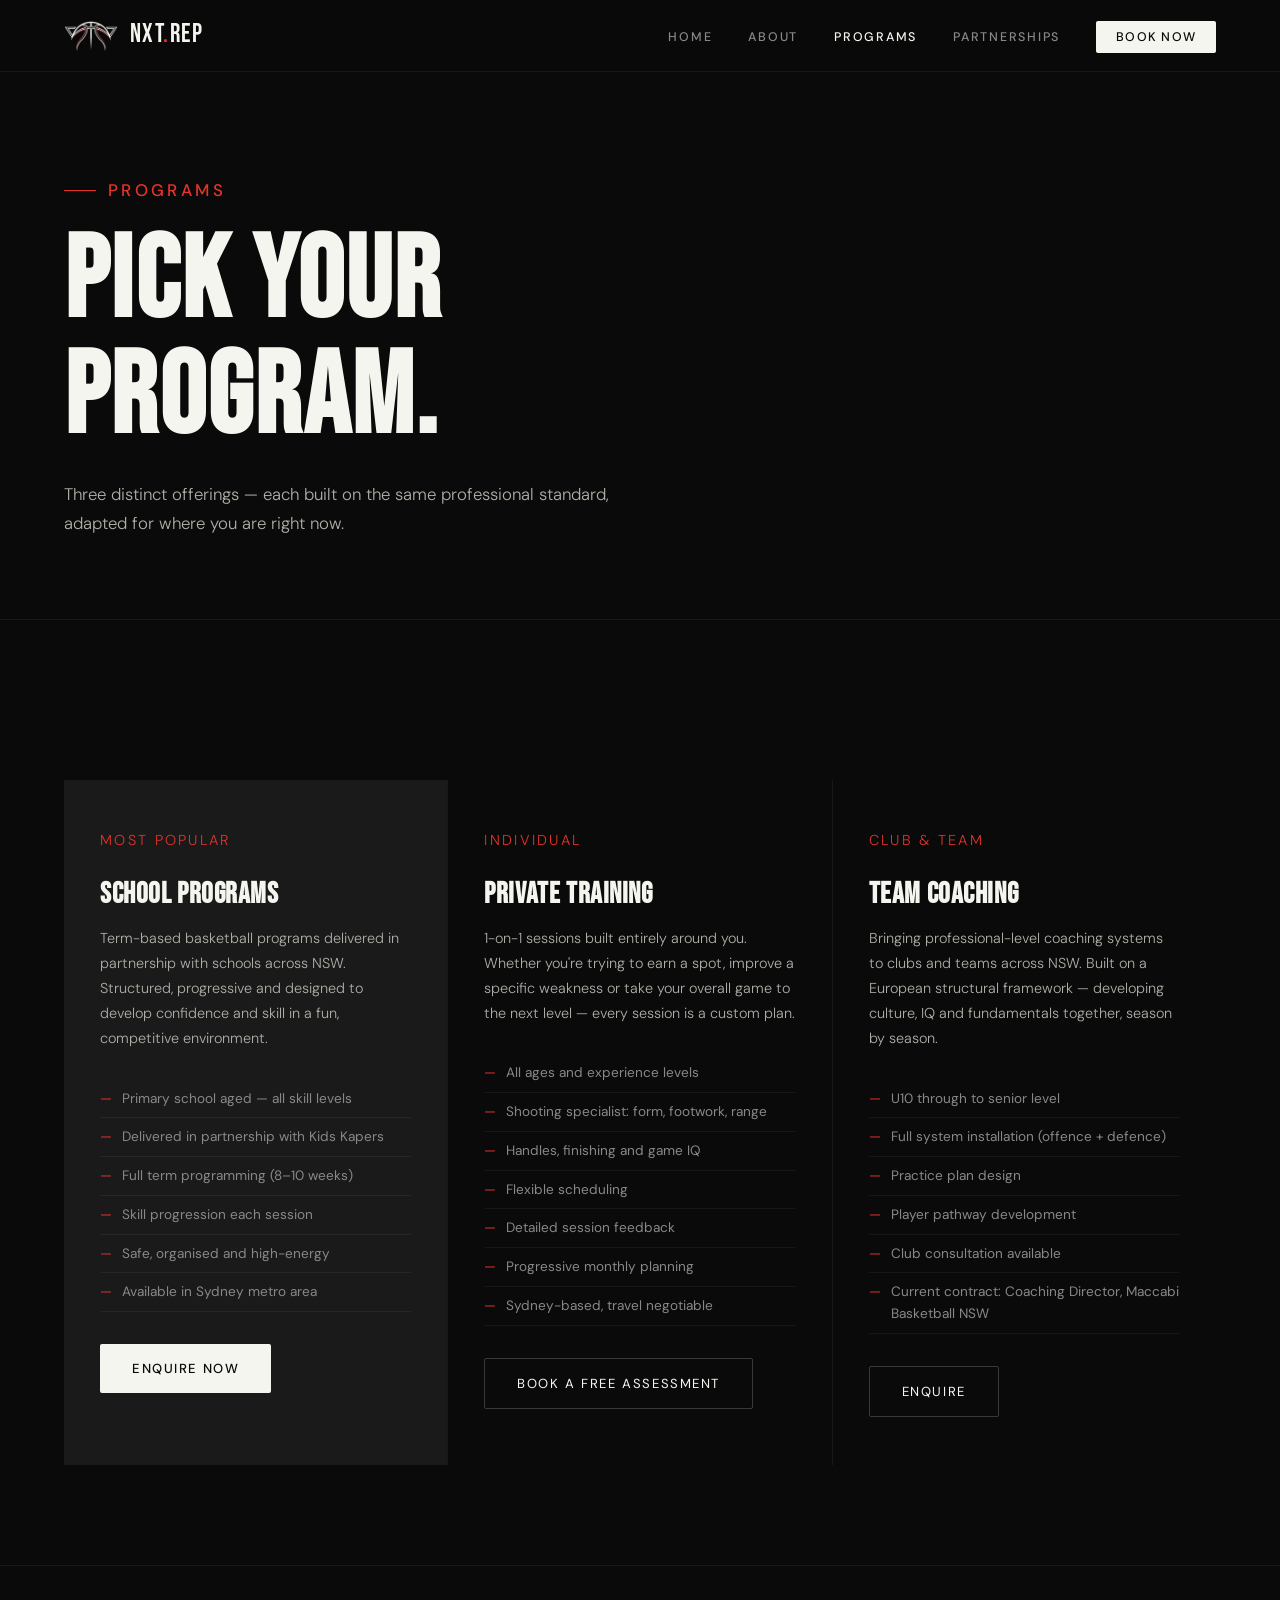
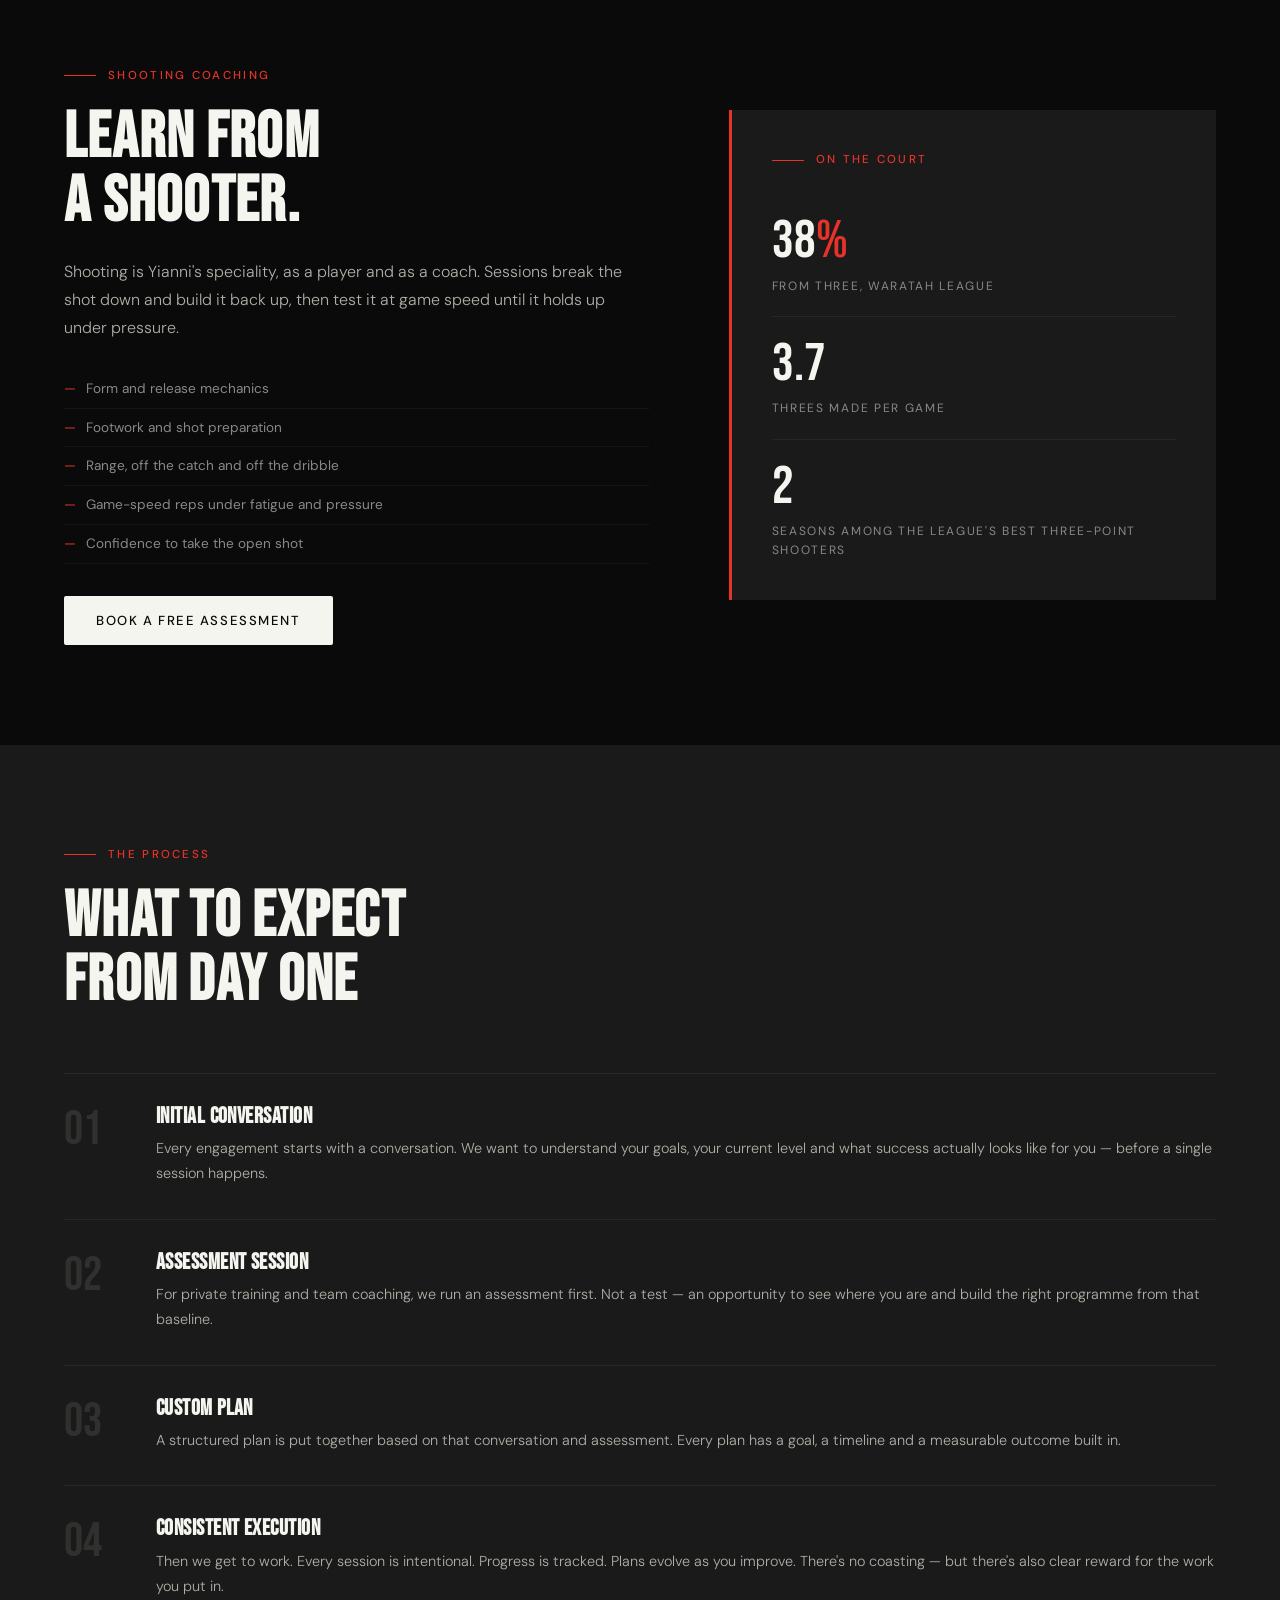
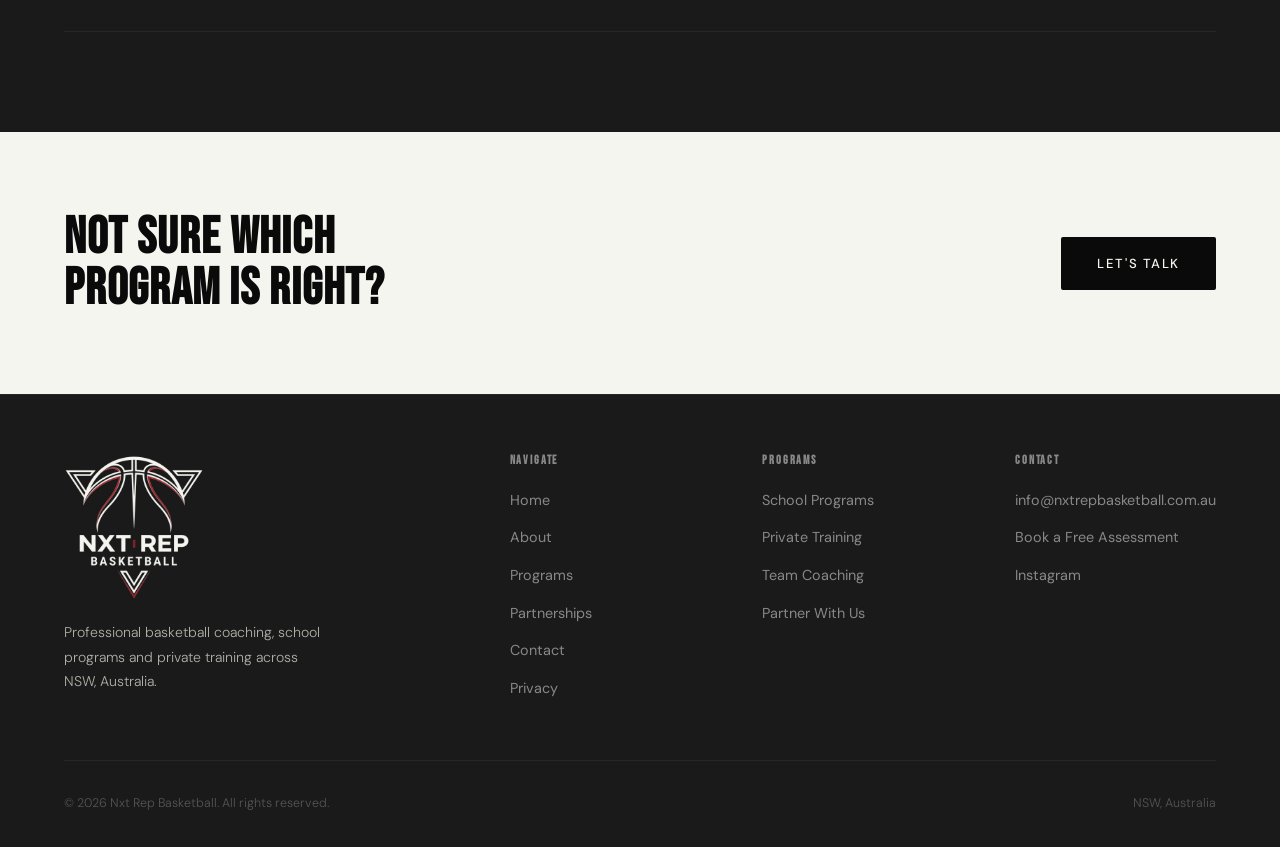
<file: programs.html>
<!DOCTYPE html>
<html lang="en">
<head>
  <meta charset="UTF-8" />
  <meta name="viewport" content="width=device-width, initial-scale=1.0" />
  <meta name="description" content="Nxt Rep Basketball programs — school basketball programs, 1-on-1 private training and team coaching in NSW." />
  <title>Programs | Nxt Rep Basketball</title>
  <link rel="icon" href="/favicon.ico" sizes="48x48" />
  <link rel="icon" type="image/png" sizes="32x32" href="/assets/icon-dark-32.png" media="(prefers-color-scheme: light)" />
  <link rel="icon" type="image/png" sizes="32x32" href="/assets/icon-light-32.png" media="(prefers-color-scheme: dark)" />
  <link rel="icon" type="image/png" sizes="192x192" href="/assets/icon-dark-192.png" />
  <link rel="apple-touch-icon" href="/apple-touch-icon.png" />
  <link rel="stylesheet" href="/style.css" />
  <!-- AUDIT: shared menu script (null-safe, accessible), replaces the inline one. -->
  <script src="/assets/site.js" defer></script>
</head>
<body>

<header>
  <div class="container nav-container">
    <a href="/" class="logo-link" aria-label="Nxt Rep Basketball home"><img src="/assets/logo-mark-light.png" alt="" class="logo-mark" width="54" height="30" /><span class="logo-text">NXT<span>.</span>REP</span></a>
    <nav>
      <ul>
        <li><a href="/">Home</a></li>
        <li><a href="/about">About</a></li>
        <li><a href="/programs" class="active" aria-current="page">Programs</a></li>
        <li><a href="/partnerships">Partnerships</a></li>
        <li><a href="/assessment" class="nav-cta">Book Now</a></li>
      </ul>
    </nav>
    <button type="button" class="hamburger" id="hamburger" aria-label="Open menu" aria-controls="mobileNav" aria-expanded="false">
      <span></span><span></span><span></span>
    </button>
  </div>
</header>

<nav class="mobile-nav" id="mobileNav" aria-label="Mobile">
  <a href="/">Home</a>
  <a href="/about">About</a>
  <a href="/programs" aria-current="page">Programs</a>
  <a href="/partnerships">Partnerships</a>
  <a href="/assessment">Book Now</a>
</nav>

<main>
  <div class="page-header">
    <div class="container">
      <p class="section-tag">Programs</p>
      <h1>PICK YOUR<br>PROGRAM.</h1>
      <p>Three distinct offerings — each built on the same professional standard, adapted for where you are right now.</p>
    </div>
  </div>

  <!-- PROGRAMS GRID -->
  <section>
    <div class="container">
      <div class="programs-grid">

        <!-- School Programs -->
        <div class="program-card featured">
          <p class="program-card-tag">Most Popular</p>
          <h3>SCHOOL PROGRAMS</h3>
          <p>Term-based basketball programs delivered in partnership with schools across NSW. Structured, progressive and designed to develop confidence and skill in a fun, competitive environment.</p>
          <ul class="program-details">
            <li>Primary school aged — all skill levels</li>
            <li>Delivered in partnership with Kids Kapers</li>
            <li>Full term programming (8–10 weeks)</li>
            <li>Skill progression each session</li>
            <li>Safe, organised and high-energy</li>
            <li>Available in Sydney metro area</li>
          </ul>
          <a href="/contact" class="btn-primary card-cta">Enquire Now</a>
        </div>

        <!-- Private Training -->
        <div class="program-card">
          <p class="program-card-tag">Individual</p>
          <h3>PRIVATE TRAINING</h3>
          <p>1-on-1 sessions built entirely around you. Whether you're trying to earn a spot, improve a specific weakness or take your overall game to the next level — every session is a custom plan.</p>
          <ul class="program-details">
            <li>All ages and experience levels</li>
            <li>Shooting specialist: form, footwork, range</li>
            <li>Handles, finishing and game IQ</li>
            <li>Flexible scheduling</li>
            <li>Detailed session feedback</li>
            <li>Progressive monthly planning</li>
            <li>Sydney-based, travel negotiable</li>
          </ul>
          <a href="/assessment" class="btn-outline card-cta">Book a Free Assessment</a>
        </div>

        <!-- Team Coaching -->
        <div class="program-card">
          <p class="program-card-tag">Club &amp; Team</p>
          <h3>TEAM COACHING</h3>
          <p>Bringing professional-level coaching systems to clubs and teams across NSW. Built on a European structural framework — developing culture, IQ and fundamentals together, season by season.</p>
          <ul class="program-details">
            <li>U10 through to senior level</li>
            <li>Full system installation (offence + defence)</li>
            <li>Practice plan design</li>
            <li>Player pathway development</li>
            <li>Club consultation available</li>
            <li>Current contract: Coaching Director, Maccabi Basketball NSW</li>
          </ul>
          <a href="/contact" class="btn-outline card-cta">Enquire</a>
        </div>

      </div>
    </div>
  </section>

  <!-- SHOOTING -->
  <section id="shooting" class="shooting-section">
    <div class="container shooting-grid">
      <div>
        <p class="section-tag">Shooting Coaching</p>
        <h2>LEARN FROM<br>A SHOOTER.</h2>
        <p>Shooting is Yianni's speciality, as a player and as a coach. Sessions break the shot down and build it back up, then test it at game speed until it holds up under pressure.</p>
        <ul class="program-details">
          <li>Form and release mechanics</li>
          <li>Footwork and shot preparation</li>
          <li>Range, off the catch and off the dribble</li>
          <li>Game-speed reps under fatigue and pressure</li>
          <li>Confidence to take the open shot</li>
        </ul>
        <a href="/assessment" class="btn-primary card-cta">Book a Free Assessment</a>
      </div>
      <div class="shooting-stats">
        <p class="section-tag">On the Court</p>
        <div class="shooting-stat"><span class="shooting-num">38<em>%</em></span><span class="shooting-label">From three, Waratah League</span></div>
        <div class="shooting-stat"><span class="shooting-num">3.7</span><span class="shooting-label">Threes made per game</span></div>
        <div class="shooting-stat"><span class="shooting-num">2</span><span class="shooting-label">Seasons among the league's best three-point shooters</span></div>
      </div>
    </div>
  </section>

  <!-- WHAT TO EXPECT -->
  <section class="section-grey">
    <div class="container">
      <p class="section-tag">The Process</p>
      <h2>WHAT TO EXPECT<br>FROM DAY ONE</h2>
      <div class="partner-steps">
        <div class="step">
          <div class="step-num">01</div>
          <div>
            <h3>INITIAL CONVERSATION</h3>
            <p>Every engagement starts with a conversation. We want to understand your goals, your current level and what success actually looks like for you — before a single session happens.</p>
          </div>
        </div>
        <div class="step">
          <div class="step-num">02</div>
          <div>
            <h3>ASSESSMENT SESSION</h3>
            <p>For private training and team coaching, we run an assessment first. Not a test — an opportunity to see where you are and build the right programme from that baseline.</p>
          </div>
        </div>
        <div class="step">
          <div class="step-num">03</div>
          <div>
            <h3>CUSTOM PLAN</h3>
            <p>A structured plan is put together based on that conversation and assessment. Every plan has a goal, a timeline and a measurable outcome built in.</p>
          </div>
        </div>
        <div class="step">
          <div class="step-num">04</div>
          <div>
            <h3>CONSISTENT EXECUTION</h3>
            <p>Then we get to work. Every session is intentional. Progress is tracked. Plans evolve as you improve. There's no coasting — but there's also clear reward for the work you put in.</p>
          </div>
        </div>
      </div>
    </div>
  </section>

  <!-- CTA -->
  <div class="cta-banner">
    <div class="container">
      <h2>NOT SURE WHICH<br>PROGRAM IS RIGHT?</h2>
      <a href="/contact" class="btn-black">Let's Talk</a>
    </div>
  </div>
</main>

<footer>
  <div class="container">
    <div class="footer-grid">
      <div class="footer-brand">
        <img src="/assets/logo-light.png" alt="Nxt Rep Basketball" class="footer-logo" width="140" height="145" loading="lazy" />
        <p>Professional basketball coaching, school programs and private training across NSW, Australia.</p>
      </div>
      <div class="footer-col">
        <h4>Navigate</h4>
        <ul>
          <li><a href="/">Home</a></li>
          <li><a href="/about">About</a></li>
          <li><a href="/programs">Programs</a></li>
          <li><a href="/partnerships">Partnerships</a></li>
          <li><a href="/contact">Contact</a></li>
          <li><a href="/privacy">Privacy</a></li>
        </ul>
      </div>
      <div class="footer-col">
        <h4>Programs</h4>
        <ul>
          <li><a href="/programs">School Programs</a></li>
          <li><a href="/programs">Private Training</a></li>
          <li><a href="/programs">Team Coaching</a></li>
          <li><a href="/partnerships">Partner With Us</a></li>
        </ul>
      </div>
      <div class="footer-col">
        <h4>Contact</h4>
        <ul>
          <li><a href="mailto:info@nxtrepbasketball.com.au">info@nxtrepbasketball.com.au</a></li>
          <li><a href="/assessment">Book a Free Assessment</a></li>
          <!-- TODO: replace with the real profile URL. -->
          <li><a href="#">Instagram</a></li>
        </ul>
      </div>
    </div>
    <div class="footer-bottom">
      <p>&copy; 2026 Nxt Rep Basketball. All rights reserved.</p>
      <p>NSW, Australia</p>
    </div>
  </div>
</footer>

<!-- AUDIT: inline menu script removed; /assets/site.js (loaded in <head>) handles it. -->
</body>
</html>
</file>
<file: style.css>
@import url('https://fonts.googleapis.com/css2?family=Bebas+Neue&family=DM+Sans:ital,opsz,wght@0,9..40,300;0,9..40,400;0,9..40,500;1,9..40,300&display=swap');

:root {
  --black: #0a0a0a;
  --white: #f5f5f0;
  --grey: #1a1a1a;
  --mid-grey: #2e2e2e;
  --light-grey: #888;
  --accent: #f5f5f0;
  --red: #e63329;
  --font-display: 'Bebas Neue', sans-serif;
  --font-body: 'DM Sans', sans-serif;
  --max-w: 1200px;
  --nav-h: 72px;
}

*, *::before, *::after { box-sizing: border-box; margin: 0; padding: 0; }

html { scroll-behavior: smooth; }

body {
  background: var(--black);
  color: var(--white);
  font-family: var(--font-body);
  font-size: 16px;
  line-height: 1.6;
  overflow-x: hidden;
}

/* ─── TYPOGRAPHY ─── */
h1, h2, h3, h4 { font-family: var(--font-display); letter-spacing: 0.02em; line-height: 1; }
h1 { font-size: clamp(3.5rem, 9vw, 8rem); }
h2 { font-size: clamp(2.2rem, 5vw, 4.5rem); }
h3 { font-size: clamp(1.4rem, 2.5vw, 2rem); }
p { font-weight: 300; line-height: 1.75; color: #b0b0a8; }
a { color: inherit; text-decoration: none; }

/* ─── CONTAINER ─── */
.container { max-width: var(--max-w); margin: 0 auto; padding: 0 24px; }

/* ─── NAV ─── */
header {
  position: fixed; top: 0; left: 0; right: 0;
  height: var(--nav-h);
  background: rgba(10,10,10,0.92);
  backdrop-filter: blur(12px);
  border-bottom: 1px solid rgba(245,245,240,0.06);
  z-index: 100;
}
.nav-container {
  height: 100%;
  display: flex;
  align-items: center;
  justify-content: space-between;
}
.logo-text {
  font-family: var(--font-display);
  font-size: 1.6rem;
  letter-spacing: 0.06em;
  color: var(--white);
}
.logo-text span { color: var(--red); }
nav ul { list-style: none; display: flex; gap: 36px; }
nav ul li a {
  font-size: 0.78rem;
  font-weight: 500;
  letter-spacing: 0.14em;
  text-transform: uppercase;
  color: #888;
  transition: color 0.2s;
}
nav ul li a:hover, nav ul li a.active { color: var(--white); }
.nav-cta {
  background: var(--white);
  color: var(--black) !important;
  padding: 8px 20px;
  border-radius: 2px;
  font-weight: 500 !important;
  letter-spacing: 0.1em;
  transition: background 0.2s, color 0.2s !important;
}
.nav-cta:hover { background: var(--red) !important; color: var(--white) !important; }

/* Hamburger */
.hamburger { display: none; background: none; border: none; cursor: pointer; padding: 4px; }
.hamburger span {
  display: block; width: 24px; height: 1.5px;
  background: var(--white); margin: 5px 0;
  transition: all 0.3s;
}
.mobile-nav {
  display: none; position: fixed; inset: 0;
  background: var(--black); z-index: 99;
  flex-direction: column; align-items: center; justify-content: center; gap: 40px;
}
.mobile-nav a {
  font-family: var(--font-display);
  font-size: 3rem;
  letter-spacing: 0.06em;
  color: var(--white);
  transition: color 0.2s;
}
.mobile-nav a:hover { color: var(--red); }
.mobile-nav.open { display: flex; }

/* ─── HERO ─── */
.hero {
  min-height: 100vh;
  padding-top: var(--nav-h);
  display: grid;
  grid-template-columns: 1fr 1fr;
  align-items: center;
  position: relative;
  overflow: hidden;
}
.hero-bg {
  position: absolute; inset: 0;
  background: radial-gradient(ellipse 60% 80% at 70% 50%, rgba(230,51,41,0.06) 0%, transparent 70%);
  pointer-events: none;
}
.hero-grid-overlay {
  position: absolute; inset: 0;
  background-image: linear-gradient(rgba(245,245,240,0.02) 1px, transparent 1px),
                    linear-gradient(90deg, rgba(245,245,240,0.02) 1px, transparent 1px);
  background-size: 60px 60px;
  pointer-events: none;
}
.hero-text { padding: 80px 60px 80px 0; }
.hero-eyebrow {
  font-size: 0.72rem;
  letter-spacing: 0.2em;
  text-transform: uppercase;
  color: var(--red);
  font-weight: 500;
  margin-bottom: 20px;
  display: flex;
  align-items: center;
  gap: 12px;
}
.hero-eyebrow::before {
  content: '';
  display: inline-block;
  width: 40px; height: 1px;
  background: var(--red);
}
.hero h1 { margin-bottom: 28px; }
.hero h1 em { font-style: normal; color: var(--red); }
.hero-sub {
  font-size: 1.05rem;
  max-width: 420px;
  margin-bottom: 48px;
  color: #888;
}
.hero-actions { display: flex; gap: 16px; flex-wrap: wrap; }
.btn-primary {
  background: var(--white);
  color: var(--black);
  padding: 14px 32px;
  font-weight: 500;
  font-size: 0.82rem;
  letter-spacing: 0.12em;
  text-transform: uppercase;
  border-radius: 2px;
  transition: background 0.2s, color 0.2s;
  display: inline-block;
}
.btn-primary:hover { background: var(--red); color: var(--white); }
.btn-outline {
  border: 1px solid rgba(245,245,240,0.2);
  color: var(--white);
  padding: 14px 32px;
  font-weight: 400;
  font-size: 0.82rem;
  letter-spacing: 0.12em;
  text-transform: uppercase;
  border-radius: 2px;
  transition: border-color 0.2s, background 0.2s;
  display: inline-block;
}
.btn-outline:hover { border-color: var(--white); background: rgba(245,245,240,0.06); }

/* Hero ball SVG side */
.hero-visual {
  display: flex;
  align-items: center;
  justify-content: center;
  padding: 60px;
  position: relative;
}
.hero-ball-wrap {
  position: relative;
  width: 420px;
  max-width: 100%;
}
.hero-ball-wrap svg { width: 100%; height: auto; }

/* ─── STATS BAR ─── */
.stats-bar {
  border-top: 1px solid rgba(245,245,240,0.06);
  border-bottom: 1px solid rgba(245,245,240,0.06);
  padding: 40px 0;
}
.stats-grid {
  display: grid;
  grid-template-columns: repeat(4, 1fr);
  gap: 0;
}
.stat {
  padding: 0 40px;
  border-right: 1px solid rgba(245,245,240,0.06);
}
.stat:last-child { border-right: none; }
.stat-num {
  font-family: var(--font-display);
  font-size: 3.5rem;
  line-height: 1;
  color: var(--white);
  margin-bottom: 4px;
}
.stat-num span { color: var(--red); }
.stat-label {
  font-size: 0.75rem;
  letter-spacing: 0.12em;
  text-transform: uppercase;
  color: var(--light-grey);
}

/* ─── SECTIONS ─── */
section { padding: 100px 0; }
.section-tag {
  font-size: 0.72rem;
  letter-spacing: 0.2em;
  text-transform: uppercase;
  color: var(--red);
  font-weight: 500;
  display: flex;
  align-items: center;
  gap: 12px;
  margin-bottom: 20px;
}
.section-tag::before {
  content: '';
  display: inline-block;
  width: 32px; height: 1px;
  background: var(--red);
}

/* ─── SERVICES ─── */
.services-grid {
  display: grid;
  grid-template-columns: repeat(3, 1fr);
  gap: 1px;
  background: rgba(245,245,240,0.06);
  margin-top: 60px;
}
.service-card {
  background: var(--black);
  padding: 48px 40px;
  position: relative;
  overflow: hidden;
  transition: background 0.3s;
}
.service-card:hover { background: var(--grey); }
.service-num {
  font-family: var(--font-display);
  font-size: 5rem;
  color: rgba(245,245,240,0.04);
  position: absolute;
  top: 20px; right: 28px;
  line-height: 1;
  transition: color 0.3s;
}
.service-card:hover .service-num { color: rgba(230,51,41,0.1); }
.service-icon {
  width: 48px; height: 48px;
  border: 1px solid rgba(245,245,240,0.12);
  border-radius: 4px;
  display: flex; align-items: center; justify-content: center;
  margin-bottom: 28px;
}
.service-card h3 { margin-bottom: 16px; font-size: 1.6rem; }
.service-card p { font-size: 0.92rem; }
.service-link {
  display: inline-flex;
  align-items: center;
  gap: 8px;
  margin-top: 28px;
  font-size: 0.78rem;
  letter-spacing: 0.1em;
  text-transform: uppercase;
  color: var(--white);
  transition: gap 0.2s;
}
.service-link:hover { gap: 14px; color: var(--red); }

/* ─── ABOUT SPLIT ─── */
.about-split {
  display: grid;
  grid-template-columns: 1fr 1fr;
  gap: 80px;
  align-items: center;
}
.about-text h2 { margin-bottom: 28px; }
.about-text p { margin-bottom: 20px; }
.about-visual {
  position: relative;
  aspect-ratio: 4/5;
}
.about-bg-rect {
  position: absolute;
  inset: 20px 0 0 20px;
  border: 1px solid rgba(245,245,240,0.08);
  border-radius: 2px;
}
.about-main-rect {
  position: absolute;
  inset: 0 20px 20px 0;
  background: var(--grey);
  border-radius: 2px;
  display: flex;
  flex-direction: column;
  align-items: center;
  justify-content: center;
  overflow: hidden;
}
.about-ball-svg { width: 60%; opacity: 0.85; }
.about-tag-box {
  position: absolute;
  bottom: -10px; left: -10px;
  background: var(--red);
  padding: 20px 28px;
}
.about-tag-box p {
  font-family: var(--font-display);
  font-size: 1.1rem;
  color: var(--white);
  letter-spacing: 0.04em;
}

/* ─── WHY US ─── */
.why-grid {
  display: grid;
  grid-template-columns: repeat(2, 1fr);
  gap: 1px;
  background: rgba(245,245,240,0.06);
  margin-top: 60px;
}
.why-item {
  background: var(--black);
  padding: 40px;
  display: flex;
  gap: 24px;
  transition: background 0.2s;
}
.why-item:hover { background: var(--grey); }
.why-check {
  width: 28px; height: 28px; flex-shrink: 0;
  border: 1px solid var(--red);
  border-radius: 50%;
  display: flex; align-items: center; justify-content: center;
  margin-top: 2px;
}
.why-check svg { width: 12px; height: 12px; stroke: var(--red); }
.why-item h3 { font-size: 1.2rem; margin-bottom: 8px; }
.why-item p { font-size: 0.88rem; }

/* ─── PARTNERSHIPS ─── */
.partner-intro {
  display: grid;
  grid-template-columns: 1fr 1fr;
  gap: 80px;
  align-items: start;
  margin-bottom: 80px;
}
.partner-steps { margin-top: 60px; }
.step {
  display: flex;
  gap: 32px;
  padding: 32px 0;
  border-bottom: 1px solid rgba(245,245,240,0.06);
}
.step:first-child { border-top: 1px solid rgba(245,245,240,0.06); }
.step-num {
  font-family: var(--font-display);
  font-size: 3rem;
  color: rgba(245,245,240,0.1);
  line-height: 1;
  flex-shrink: 0;
  width: 60px;
}
.step h3 { font-size: 1.4rem; margin-bottom: 8px; }
.step p { font-size: 0.9rem; }

/* ─── CONTACT ─── */
.contact-grid {
  display: grid;
  grid-template-columns: 1fr 1fr;
  gap: 80px;
  align-items: start;
}
.contact-form { display: flex; flex-direction: column; gap: 20px; }
.form-group { display: flex; flex-direction: column; gap: 8px; }
.form-group label {
  font-size: 0.72rem;
  letter-spacing: 0.14em;
  text-transform: uppercase;
  color: var(--light-grey);
}
.form-group input,
.form-group select,
.form-group textarea {
  background: var(--grey);
  border: 1px solid rgba(245,245,240,0.08);
  color: var(--white);
  padding: 14px 18px;
  font-family: var(--font-body);
  font-size: 0.95rem;
  border-radius: 2px;
  outline: none;
  transition: border-color 0.2s;
  appearance: none;
  -webkit-appearance: none;
  width: 100%;
  min-width: 0;
  box-sizing: border-box;
}
.form-group input:focus,
.form-group select:focus,
.form-group textarea:focus { border-color: rgba(245,245,240,0.3); }
.form-group textarea { resize: vertical; min-height: 140px; }
.form-group select { background-image: url("data:image/svg+xml,%3Csvg xmlns='http://www.w3.org/2000/svg' width='12' height='8' viewBox='0 0 12 8'%3E%3Cpath d='M1 1l5 5 5-5' stroke='%23888' stroke-width='1.5' fill='none'/%3E%3C/svg%3E"); background-repeat: no-repeat; background-position: right 16px center; padding-right: 40px; }
.contact-info { padding-top: 8px; }
.contact-info h3 { font-size: 1.8rem; margin-bottom: 20px; }
.contact-info p { margin-bottom: 40px; }
.contact-detail {
  display: flex;
  gap: 16px;
  align-items: flex-start;
  margin-bottom: 24px;
}
.contact-detail-icon {
  width: 40px; height: 40px; flex-shrink: 0;
  border: 1px solid rgba(245,245,240,0.1);
  border-radius: 2px;
  display: flex; align-items: center; justify-content: center;
}
.contact-detail-text { font-size: 0.9rem; color: #888; }
.contact-detail-text strong { color: var(--white); display: block; font-size: 0.78rem; letter-spacing: 0.1em; text-transform: uppercase; margin-bottom: 2px; font-weight: 400; }

/* ─── CTA BANNER ─── */
.cta-banner {
  background: var(--white);
  padding: 80px 0;
}
.cta-banner .container {
  display: flex;
  align-items: center;
  justify-content: space-between;
  gap: 40px;
  flex-wrap: wrap;
}
.cta-banner h2 {
  color: var(--black);
  font-size: clamp(2rem, 4vw, 3.5rem);
}
.btn-black {
  background: var(--black);
  color: var(--white);
  padding: 16px 36px;
  font-weight: 500;
  font-size: 0.82rem;
  letter-spacing: 0.12em;
  text-transform: uppercase;
  border-radius: 2px;
  transition: background 0.2s;
  display: inline-block;
  white-space: nowrap;
}
.btn-black:hover { background: var(--red); }

/* ─── FOOTER ─── */
footer {
  background: var(--grey);
  border-top: 1px solid rgba(245,245,240,0.06);
  padding: 60px 0 32px;
}
.footer-grid {
  display: grid;
  grid-template-columns: 2fr 1fr 1fr 1fr;
  gap: 60px;
  padding-bottom: 48px;
  border-bottom: 1px solid rgba(245,245,240,0.06);
  margin-bottom: 32px;
}
.footer-brand p { font-size: 0.88rem; margin-top: 16px; max-width: 260px; }
.footer-col h4 {
  font-size: 0.72rem;
  letter-spacing: 0.16em;
  text-transform: uppercase;
  color: var(--light-grey);
  margin-bottom: 20px;
}
.footer-col ul { list-style: none; }
.footer-col ul li { margin-bottom: 12px; }
.footer-col ul li a { font-size: 0.9rem; color: #888; transition: color 0.2s; }
.footer-col ul li a:hover { color: var(--white); }
.footer-bottom {
  display: flex;
  justify-content: space-between;
  align-items: center;
  flex-wrap: wrap;
  gap: 12px;
}
.footer-bottom p { font-size: 0.78rem; color: #555; }

/* ─── PAGE HEADERS ─── */
.page-header {
  padding: calc(var(--nav-h) + 80px) 0 80px;
  border-bottom: 1px solid rgba(245,245,240,0.06);
}
.page-header .section-tag { margin-bottom: 20px; }
.page-header h1 { max-width: 800px; }
.page-header p { max-width: 560px; margin-top: 24px; font-size: 1.05rem; }

/* ─── PROGRAM CARDS ─── */
.programs-grid {
  display: grid;
  grid-template-columns: repeat(3, 1fr);
  gap: 1px;
  background: rgba(245,245,240,0.06);
  margin-top: 60px;
}
.program-card {
  background: var(--black);
  padding: 48px 36px;
  position: relative;
  overflow: hidden;
  transition: background 0.3s;
}
.program-card.featured { background: var(--grey); }
.program-card:hover { background: var(--mid-grey); }
.program-card-tag {
  font-size: 0.7rem;
  letter-spacing: 0.16em;
  text-transform: uppercase;
  color: var(--red);
  margin-bottom: 20px;
}
.program-card h3 { font-size: 1.8rem; margin-bottom: 16px; }
.program-card p { font-size: 0.9rem; margin-bottom: 28px; }
.program-details { list-style: none; }
.program-details li {
  font-size: 0.85rem;
  color: #888;
  padding: 8px 0;
  border-bottom: 1px solid rgba(245,245,240,0.05);
  display: flex;
  gap: 10px;
}
.program-details li::before { content: '—'; color: var(--red); flex-shrink: 0; }

/* ─── ABOUT PAGE ─── */
.timeline { margin-top: 60px; }
.timeline-item {
  display: grid;
  grid-template-columns: 120px 1fr;
  gap: 40px;
  padding: 40px 0;
  border-bottom: 1px solid rgba(245,245,240,0.06);
}
.timeline-year {
  font-family: var(--font-display);
  font-size: 2.5rem;
  color: rgba(245,245,240,0.15);
}
.timeline-item h3 { font-size: 1.4rem; margin-bottom: 10px; }

/* ─── PHILOSOPHY GRID ─── */
.philosophy-grid {
  display: grid;
  grid-template-columns: repeat(3, 1fr);
  gap: 1px;
  background: rgba(245,245,240,0.06);
  margin-top: 60px;
}
.philosophy-item {
  background: var(--black);
  padding: 40px;
  transition: background 0.2s;
}
.philosophy-item:hover { background: var(--grey); }
.philosophy-num {
  font-family: var(--font-display);
  font-size: 4rem;
  color: rgba(245,245,240,0.06);
  margin-bottom: 16px;
  line-height: 1;
}
.philosophy-item h3 { font-size: 1.4rem; margin-bottom: 12px; }

/* ─── QUOTE BLOCK ─── */
.quote-block {
  background: var(--grey);
  padding: 80px;
  position: relative;
  overflow: hidden;
}
.quote-block::before {
  content: '"';
  font-family: var(--font-display);
  font-size: 20rem;
  color: rgba(245,245,240,0.03);
  position: absolute;
  top: -60px; left: 40px;
  line-height: 1;
  pointer-events: none;
}
.quote-block blockquote {
  font-family: var(--font-display);
  font-size: clamp(1.6rem, 3vw, 2.6rem);
  line-height: 1.2;
  max-width: 800px;
  color: var(--white);
  position: relative;
}
.quote-attribution {
  margin-top: 32px;
  font-size: 0.78rem;
  letter-spacing: 0.14em;
  text-transform: uppercase;
  color: var(--red);
  position: relative;
}

/* ─── UTILITY ─── */
.divider { height: 1px; background: rgba(245,245,240,0.06); }
.text-red { color: var(--red); }
.mt-60 { margin-top: 60px; }

/* ─── RESPONSIVE ─── */
@media (max-width: 1024px) {
  .hero { grid-template-columns: 1fr; min-height: auto; padding: calc(var(--nav-h) + 60px) 0 80px; }
  .hero-visual { display: none; }
  .hero-text { padding: 0; max-width: 600px; }
  .about-split { grid-template-columns: 1fr; }
  .about-visual { display: none; }
  .contact-grid { grid-template-columns: 1fr; }
  .partner-intro { grid-template-columns: 1fr; gap: 40px; }
  .services-grid { grid-template-columns: 1fr; }
  .programs-grid { grid-template-columns: 1fr; }
  .stats-grid { grid-template-columns: repeat(2, 1fr); }
  .stat { padding: 24px; }
  .stat:nth-child(2) { border-right: none; }
  .footer-grid { grid-template-columns: 1fr 1fr; }
  .philosophy-grid { grid-template-columns: 1fr; }
  .why-grid { grid-template-columns: 1fr; }
}

@media (max-width: 768px) {
  h1 { font-size: 3rem; }
  h2 { font-size: 2rem; }
  nav ul { display: none; }
  .hamburger { display: block; }
  .nav-cta-desktop { display: none; }
  .stats-grid { grid-template-columns: 1fr 1fr; }
  .cta-banner .container { flex-direction: column; text-align: center; }
  .footer-grid { grid-template-columns: 1fr; }
  .quote-block { padding: 48px 32px; }
  .timeline-item { grid-template-columns: 80px 1fr; gap: 20px; }
}

/* ─── LOGO ─── */
.logo-link { display: flex; align-items: center; gap: 12px; }
.logo-mark { height: 30px; width: auto; display: block; }
.footer-logo { width: 140px; height: auto; display: block; margin-bottom: 20px; }
.hero-ball-wrap img { width: 100%; height: auto; display: block; filter: drop-shadow(0 0 40px rgba(230,51,41,0.12)); }
.hero-logo-mobile { display: none; }

@media (max-width: 1024px) {
  .hero-logo-mobile { display: block; width: 160px; height: auto; margin-bottom: 32px; }
}

/* ─── ASSESSMENT PROMPTS (contact page) ─── */
.assess-strip { background: var(--grey); border-bottom: 1px solid rgba(245,245,240,0.06); }
.assess-strip-inner { display: flex; align-items: center; justify-content: space-between; gap: 24px; padding-top: 24px; padding-bottom: 24px; flex-wrap: wrap; }
.assess-strip p { margin: 0; font-size: 1rem; }
.assess-strip strong { color: var(--white); }
.assess-nudge { display: none; padding: 14px 18px; border-left: 3px solid var(--red); background: var(--grey); font-size: 0.9rem; line-height: 1.5; }
.assess-nudge a { color: var(--red); text-decoration: underline; }
/* mobile overflow fix for form grids */
.contact-grid > *, .contact-form > div > * { min-width: 0; }

/* ─── SHOOTING SECTION (programs) ─── */
.shooting-section { border-top: 1px solid rgba(245,245,240,0.06); }
.shooting-grid { display: grid; grid-template-columns: 1.2fr 1fr; gap: 80px; align-items: center; }
.shooting-grid h2 { margin-bottom: 24px; }
.shooting-stats { padding: 40px; background: var(--grey); border-left: 3px solid var(--red); }
.shooting-stat { display: flex; flex-direction: column; padding: 20px 0; border-bottom: 1px solid rgba(245,245,240,0.06); }
.shooting-stat:last-child { border-bottom: none; padding-bottom: 0; }
.shooting-num { font-family: var(--font-display); font-size: 3.4rem; line-height: 1; color: var(--white); }
.shooting-num em { font-style: normal; color: var(--red); }
.shooting-label { font-size: 0.75rem; letter-spacing: 0.14em; text-transform: uppercase; color: var(--light-grey); margin-top: 8px; }

@media (max-width: 1024px) { .shooting-grid { grid-template-columns: 1fr; gap: 48px; } }
.shooting-grid .program-details { margin-top: 28px; }

/* ─── HOMEPAGE (moved out of inline styles, see index.html AUDIT notes) ─── */
.hero-inner { display: grid; grid-template-columns: 1fr 1fr; width: 100%; align-items: center; }

@media (max-width: 1024px) { .hero-inner { grid-template-columns: 1fr; } }
.section-grey { background: var(--grey); }
.inline-link { color: var(--white); text-decoration: underline; text-underline-offset: 3px; }
.inline-link:hover { color: var(--red); }
.about-cta { margin-top: 16px; }

/* ─── ASSESSMENT PAGE (moved from an inline \3c style> block in assessment.html) ─── */
.assess-grid { display: grid; grid-template-columns: 1.3fr 1fr; gap: 80px; align-items: start; }
.form-row { display: grid; grid-template-columns: 1fr 1fr; gap: 20px; }
.form-row > * { min-width: 0; }
.consent { display: flex; gap: 12px; align-items: flex-start; font-size: 0.85rem; color: var(--light-grey); line-height: 1.5; cursor: pointer; }
.consent input { width: 18px; height: 18px; margin-top: 2px; flex-shrink: 0; accent-color: var(--red); cursor: pointer; }
.form-error { display: none; padding: 16px 20px; border-left: 3px solid var(--red); background: var(--grey); font-size: 0.9rem; }
.form-error a { color: var(--red); }
.steps { list-style: none; padding: 0; margin: 0; counter-reset: step; }
.steps li { counter-increment: step; position: relative; padding: 0 0 24px 48px; color: var(--light-grey); font-size: 0.95rem; line-height: 1.6; }
.steps li::before { content: counter(step); position: absolute; left: 0; top: 0; width: 30px; height: 30px; border: 1px solid var(--red); color: var(--white); display: flex; align-items: center; justify-content: center; font-family: var(--font-display); font-size: 1rem; }
.steps strong { color: var(--white); display: block; margin-bottom: 2px; }
.price-list { display: flex; flex-direction: column; gap: 12px; margin-top: 16px; }
.price-list div { display: flex; justify-content: space-between; gap: 16px; padding-bottom: 12px; border-bottom: 1px solid rgba(245,245,240,0.06); font-size: 0.85rem; }
.price-list div:last-child { border-bottom: none; padding-bottom: 0; }
.price-list span:first-child { color: var(--light-grey); }
.price-note { font-size: 0.8rem; color: var(--light-grey); margin-top: 16px; line-height: 1.5; }

@media (max-width: 860px) {
  .assess-grid { grid-template-columns: 1fr; gap: 56px; }
}

@media (max-width: 520px) {
  .form-row { grid-template-columns: 1fr; }
}
.section-tag.form-tag { margin-bottom: 32px; }
.form-submit { border: none; cursor: pointer; font-family: var(--font-body); }
.success-box { display: none; padding: 32px; background: var(--grey); border-left: 3px solid var(--red); margin-top: 20px; }
.success-box h3 { font-size: 1.4rem; margin-bottom: 8px; }
.success-box:focus { outline: none; }
.price-card { margin-top: 32px; padding: 32px; background: var(--grey); }
.price-card .section-tag { margin-bottom: 8px; }
/* Honeypot: off-screen (not display:none, which some bots skip) and ignored by screen readers. */
.hp-field { position: absolute; left: -10000px; width: 1px; height: 1px; overflow: hidden; }
.form-group [aria-invalid="true"] { border-color: var(--red); }

/* ─── PRIVACY (form notice + /privacy page) ─── */
.form-privacy { font-size: 0.8rem; line-height: 1.5; color: var(--light-grey); margin: 0; }
.form-privacy a { color: var(--white); text-decoration: underline; text-underline-offset: 3px; }
.legal { max-width: 760px; }
.legal h2 { font-size: clamp(1.6rem, 3vw, 2.2rem); margin: 48px 0 16px; }
.legal p, .legal li { color: var(--light-grey); line-height: 1.7; }
.legal ul { padding-left: 20px; margin: 0 0 16px; }
.legal li { margin-bottom: 8px; }
.legal a { color: var(--white); text-decoration: underline; text-underline-offset: 3px; }
.legal strong { color: var(--white); font-weight: 500; }
.legal-updated { font-size: 0.85rem; color: var(--light-grey); }

/* ─── CONTACT PAGE (moved from inline styles in contact.html) ─── */
.contact-detail-text a { color: var(--light-grey); }
.quick-ref { margin-top: 48px; padding: 32px; background: var(--grey); }
.contact-info .quick-ref .section-tag { margin-bottom: 16px; }
.quick-ref ul { list-style: none; margin: 0; padding: 0; display: flex; flex-direction: column; gap: 12px; }
.quick-ref li { display: flex; justify-content: space-between; padding-bottom: 12px; border-bottom: 1px solid rgba(245,245,240,0.06); font-size: 0.85rem; }
.quick-ref li:last-child { padding-bottom: 0; border-bottom: none; }
.quick-ref li span { color: var(--light-grey); }
.quick-ref li a { color: var(--red); }

/* ─── PROGRAMS + PARTNERSHIPS (moved from inline styles) ─── */
.card-cta { margin-top: 32px; display: inline-block; }
.shooting-stats .section-tag { margin-bottom: 24px; }
.why-grid.why-grid-single { grid-template-columns: 1fr; margin-top: 0; }
.lead-narrow { max-width: 600px; margin-bottom: 48px; }
</file>
